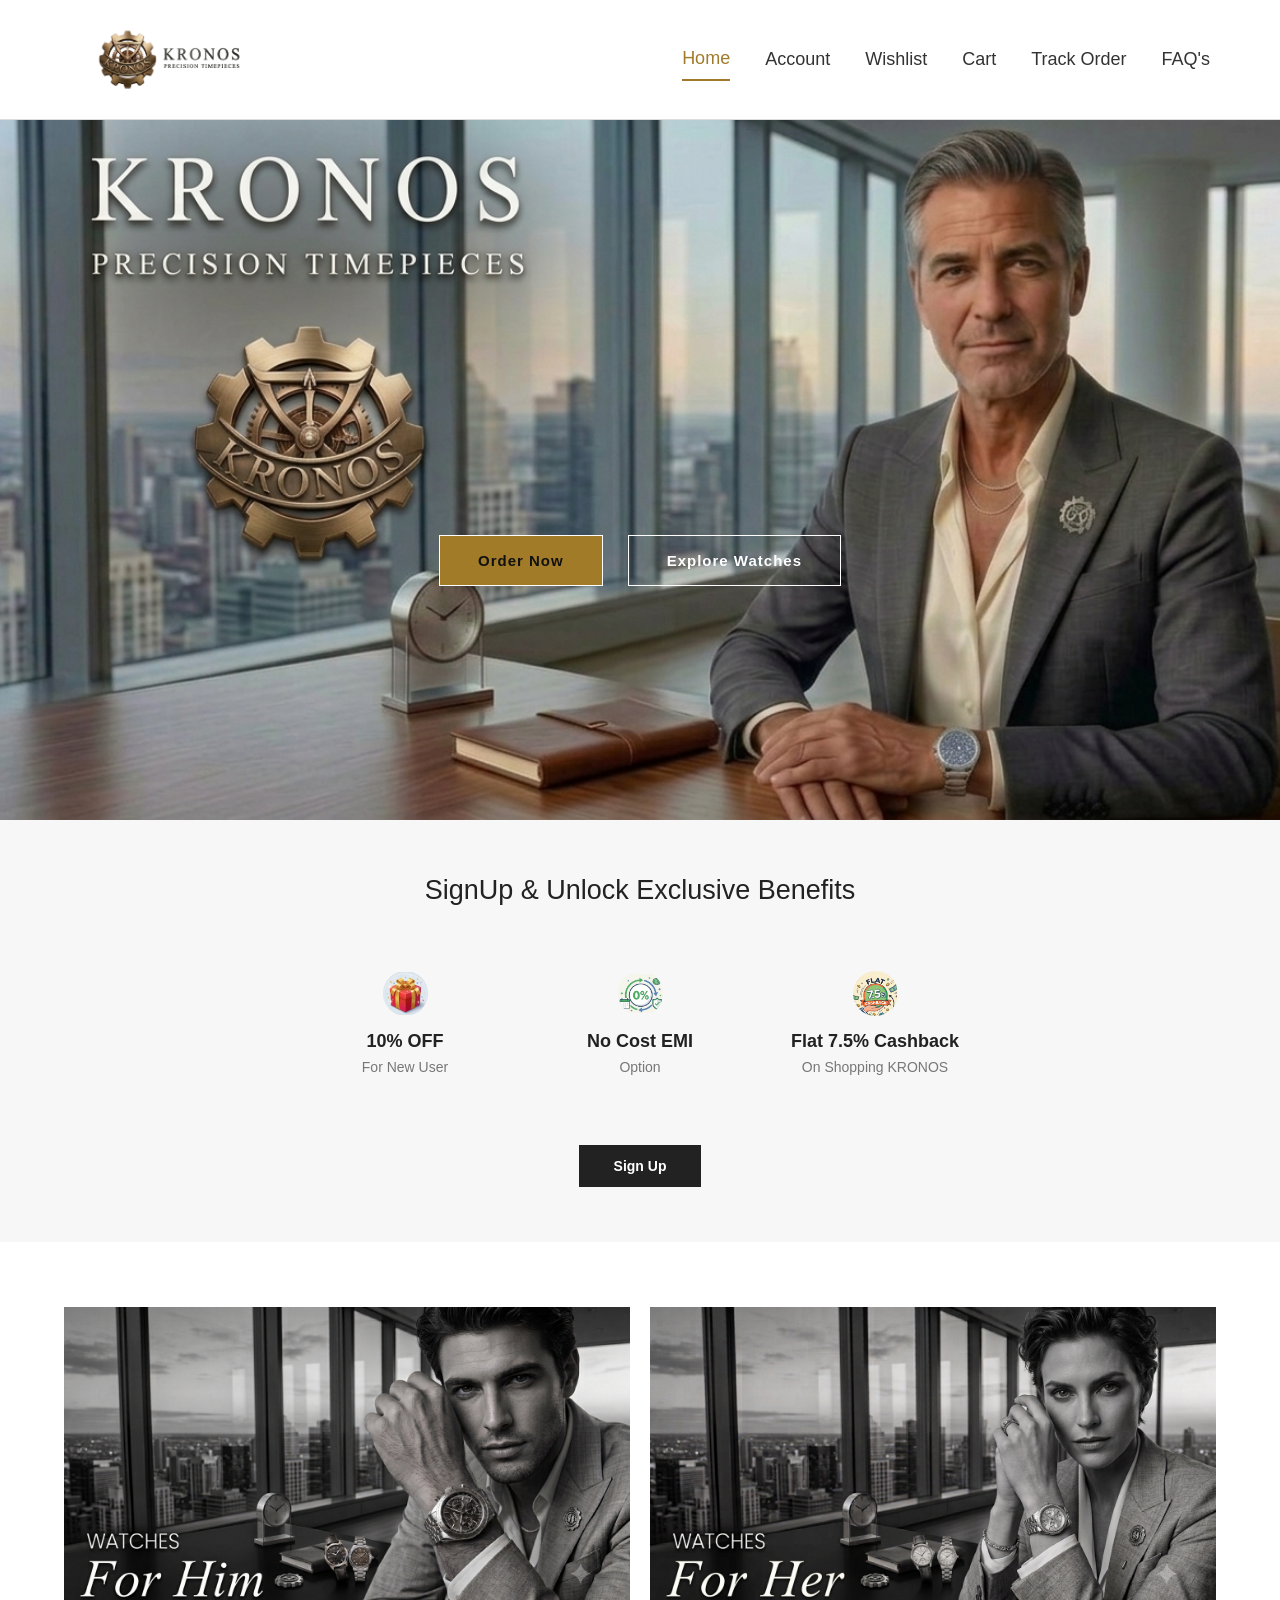
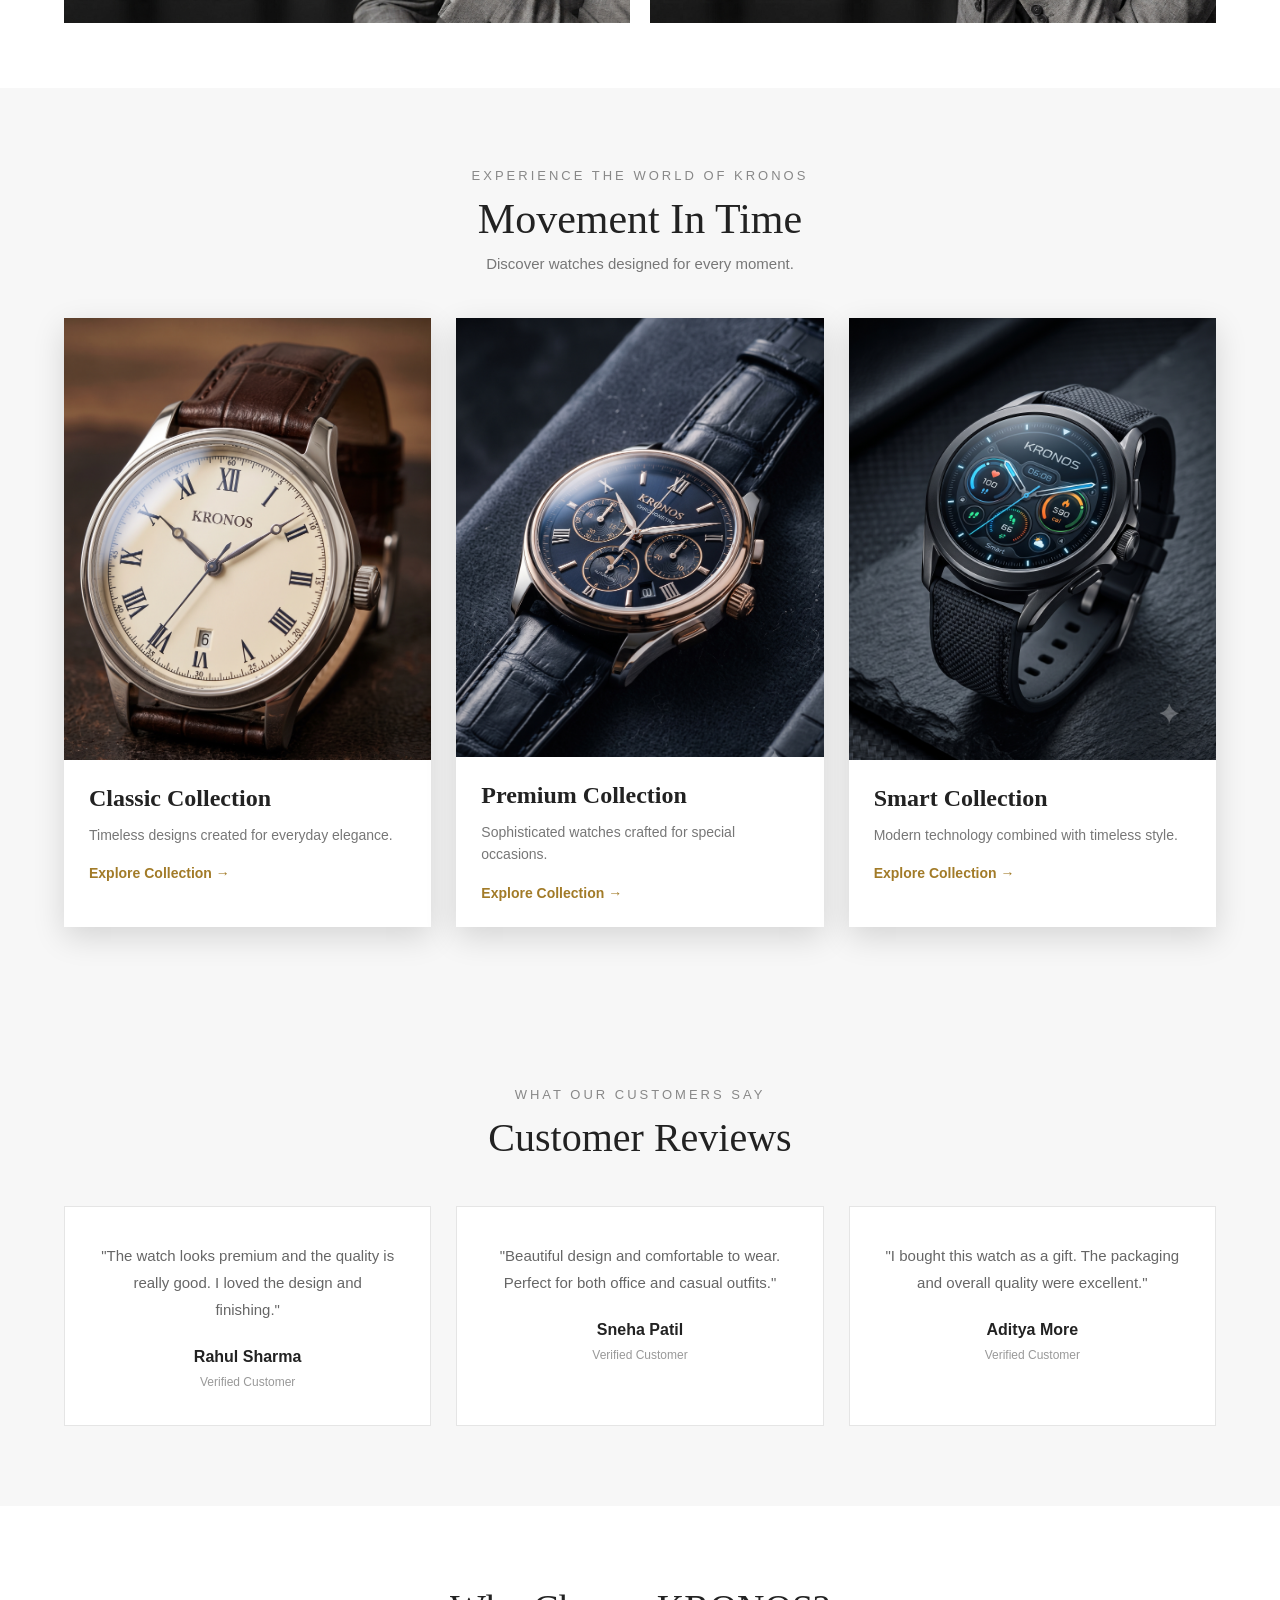
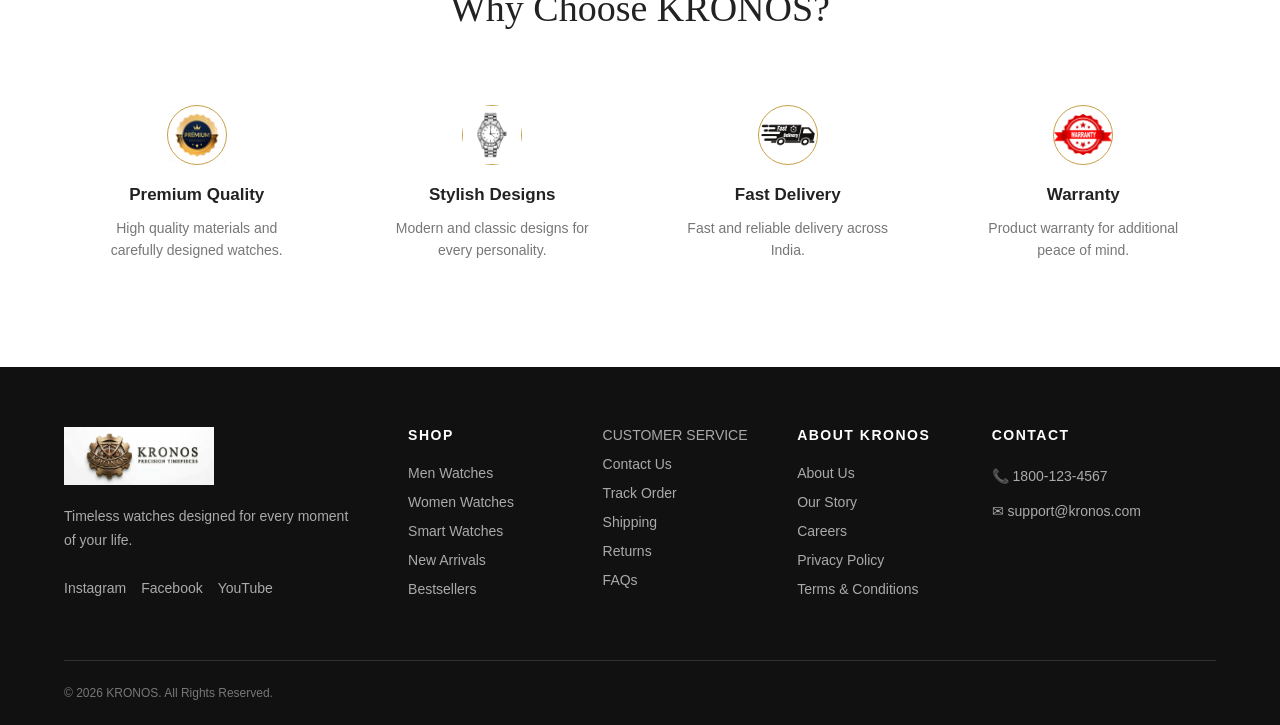
<file: index.html>
<!DOCTYPE html>
<html>

<head>
    <meta charset="UTF-8">
    <meta name="viewport" content="width=device-width, initial-scale=1.0">
    <title>KRONOS</title>
    <link rel="stylesheet" href="css/style.css">
    <link rel="icon" type="image/x-icon" href="images/favicon/favicon.ico">
    <link rel="stylesheet" href="css/responsive.css">
</head>


<body>

    <header>
        <!-- Logo -->
        <img src="images/logo.png" alt="KRONOS logo" class="logo" height="90px" width="220px">

        <!-- Navigation -->
        <nav>
            <a href="index.html" class="active">
                Home
            </a>
            <a href="Login.html">
                Account
            </a>
            <a href="wishlist.html">
                Wishlist
            </a>
            <a href="cart.html">
                Cart
            </a>
            <a href="track.html">
                Track Order
            </a>

            <a href="faq.html">
                FAQ's
            </a>
        </nav>

    </header>

    <main>
        <div class="hero-button">
            <a href="explore.html" class="order-btn">
                Order Now
            </a>
            <a href="explore.html" class="menu-btn">
                Explore Watches
            </a>
        </div>

        <section id="benefit">
            <h3>
                SignUp & Unlock Exclusive Benefits
            </h3><br>

            <!-- Benefit 1 -->
            <article>
                <img src="images/gift.jpg" alt="Gift">

                <h4>
                    10% OFF
                </h4>

                <p>
                    For New User
                </p>

            </article>


            <!-- Benefit 2 -->
            <article>
                <img src="images/emi.jpg" alt="EMI">

                <h4>
                    No Cost EMI
                </h4>

                <p>
                    Option
                </p>

            </article>


            <!-- Benefit 3 -->

            <article>
                <img src="images/cashback.jpg" alt="Cashback">

                <h4>
                    Flat 7.5% Cashback
                </h4>

                <p>
                    On Shopping KRONOS
                </p>
            </article><br>


            <!-- Signup -->

            <div class="signup-btn">
                <button>
                    <a href="signup.html">
                        Sign Up
                    </a>
                </button>
            </div>

        </section>


        <section class="him">
            <a href="men.html">
                <img src="images/him.png" alt="Watches for Him">
            </a>

            <a href="women.html">
                <img src="images/her.png" alt="Watches for Her">
            </a>

        </section>


        <section class="movement">
            <div class="movement-heading">
                <p>
                    EXPERIENCE THE WORLD OF KRONOS
                </p>
                <h2>
                    Movement In Time
                </h2>
                <span>
                    Discover watches designed for every moment.
                </span>

            </div>

            <div class="movement-container">
                <!-- Movement 1 -->
                <article class="movement-card">

                    <img src="images/watches/classic.png" alt="Classic Watch">

                    <div class="movement-content">

                        <h3>
                            Classic Collection
                        </h3>

                        <p>
                            Timeless designs created for
                            everyday elegance.
                        </p>

                        <a href="explore.html">
                            Explore Collection →
                        </a>

                    </div>

                </article>


                <!-- Movement 2 -->

                <article class="movement-card">

                    <img src="images/watches/premium.png" alt="Premium Watch">

                    <div class="movement-content">

                        <h3>
                            Premium Collection
                        </h3>

                        <p>
                            Sophisticated watches crafted
                            for special occasions.
                        </p>

                        <a href="explore.html">
                            Explore Collection →
                        </a>

                    </div>

                </article>


                <!-- Movement 3 -->

                <article class="movement-card">

                    <img src="images/watches/smart.png" alt="Smart Watch">

                    <div class="movement-content">

                        <h3>
                            Smart Collection
                        </h3>

                        <p>
                            Modern technology combined
                            with timeless style.
                        </p>

                        <a href="explore.html">
                            Explore Collection →
                        </a>

                    </div>

                </article>

            </div>

        </section>


        <section class="reviews">

            <div class="section-title">

                <p>
                    WHAT OUR CUSTOMERS SAY
                </p>

                <h2>
                    Customer Reviews
                </h2>

            </div>


            <div class="review-container">


                <!-- Review 1 -->

                <article class="review-card">

                    <p>
                        "The watch looks premium and the
                        quality is really good. I loved the
                        design and finishing."
                    </p>

                    <h3>
                        Rahul Sharma
                    </h3>

                    <span>
                        Verified Customer
                    </span>

                </article>


                <!-- Review 2 -->

                <article class="review-card">

                    <p>
                        "Beautiful design and comfortable
                        to wear. Perfect for both office
                        and casual outfits."
                    </p>

                    <h3>
                        Sneha Patil
                    </h3>

                    <span>
                        Verified Customer
                    </span>

                </article>


                <!-- Review 3 -->

                <article class="review-card">

                    <p>
                        "I bought this watch as a gift.
                        The packaging and overall quality
                        were excellent."
                    </p>

                    <h3>
                        Aditya More
                    </h3>

                    <span>
                        Verified Customer
                    </span>

                </article>

            </div>

        </section>


        <section class="why-kronos">

            <h2>
                Why Choose KRONOS?
            </h2>


            <div class="why-container">


                <article>

                    <div class="why-icon">
                        <img src="images/premium" alt="premium">
                    </div>

                    <h3>
                        Premium Quality
                    </h3>

                    <p>
                        High quality materials and
                        carefully designed watches.
                    </p>

                </article>


                <article>

                    <div class="why-icon">
                        <img src="images/stylishdesign.jpg" alt="stylishdesign">
                    </div>

                    <h3>
                        Stylish Designs
                    </h3>

                    <p>
                        Modern and classic designs
                        for every personality.
                    </p>

                </article>


                <article>

                    <div class="why-icon">
                        <img src="images/fastdelivery.png" alt="fastdelivery">
                    </div>

                    <h3>
                        Fast Delivery
                    </h3>

                    <p>
                        Fast and reliable delivery
                        across India.
                    </p>

                </article>


                <article>

                    <div class="why-icon">
                        <img src="images/warrenty.png" alt="warranty">
                    </div>

                    <h3>
                        Warranty
                    </h3>

                    <p>
                        Product warranty for
                        additional peace of mind.
                    </p>

                </article>

            </div>

        </section>

    </main>

    <!--footer-->

    <footer>


        <div class="footer-container">


            <!-- Column 1 -->

            <div class="footer-column">

                <img src="images/logo2.png" alt="KRONOS Logo" class="footer-logo">

                <p>
                    Timeless watches designed for
                    every moment of your life.
                </p>


                <div class="social">

                    <a href="#">
                        Instagram
                    </a>

                    <a href="#">
                        Facebook
                    </a>

                    <a href="#">
                        YouTube
                    </a>

                </div>

            </div>



            <!-- Column 2 -->

            <div class="footer-column">

                <h3>
                    SHOP
                </h3>

                <a href="men.html">
                    Men Watches
                </a>

                <a href="women.html">
                    Women Watches
                </a>

                <a href="explore.html">
                    Smart Watches
                </a>

                <a href="explore.html">
                    New Arrivals
                </a>

                <a href="explore.html">
                    Bestsellers
                </a>

            </div>



            <!-- Column 3 -->

            <div class="footer-column">

                <a href="faq.html">
                    CUSTOMER SERVICE
                </a>

                <a href="faq.html">
                    Contact Us
                </a>

                <a href="track.html">
                    Track Order
                </a>

                <a href="track.html">
                    Shipping
                </a>

                <a href="track.html">
                    Returns
                </a>

                <a href="faq.html">
                    FAQs
                </a>

            </div>



            <!-- Column 4 -->

            <div class="footer-column">

                <h3>
                    ABOUT KRONOS
                </h3>

                <a href="#">
                    About Us
                </a>

                <a href="#">
                    Our Story
                </a>

                <a href="#">
                    Careers
                </a>

                <a href="#">
                    Privacy Policy
                </a>

                <a href="#">
                    Terms & Conditions
                </a>

            </div>



            <!-- Column 5 -->

            <div class="footer-column">

                <h3>
                    CONTACT
                </h3>

                <p>
                    📞 1800-123-4567
                </p>

                <p>
                    ✉ support@kronos.com
                </p>

            </div>

        </div>



        <!-- Footer Bottom -->

        <div class="footer-bottom">

            <p>
                © 2026 KRONOS. All Rights Reserved.
            </p>

        </div>

    </footer>

</body>

</html>
</file>
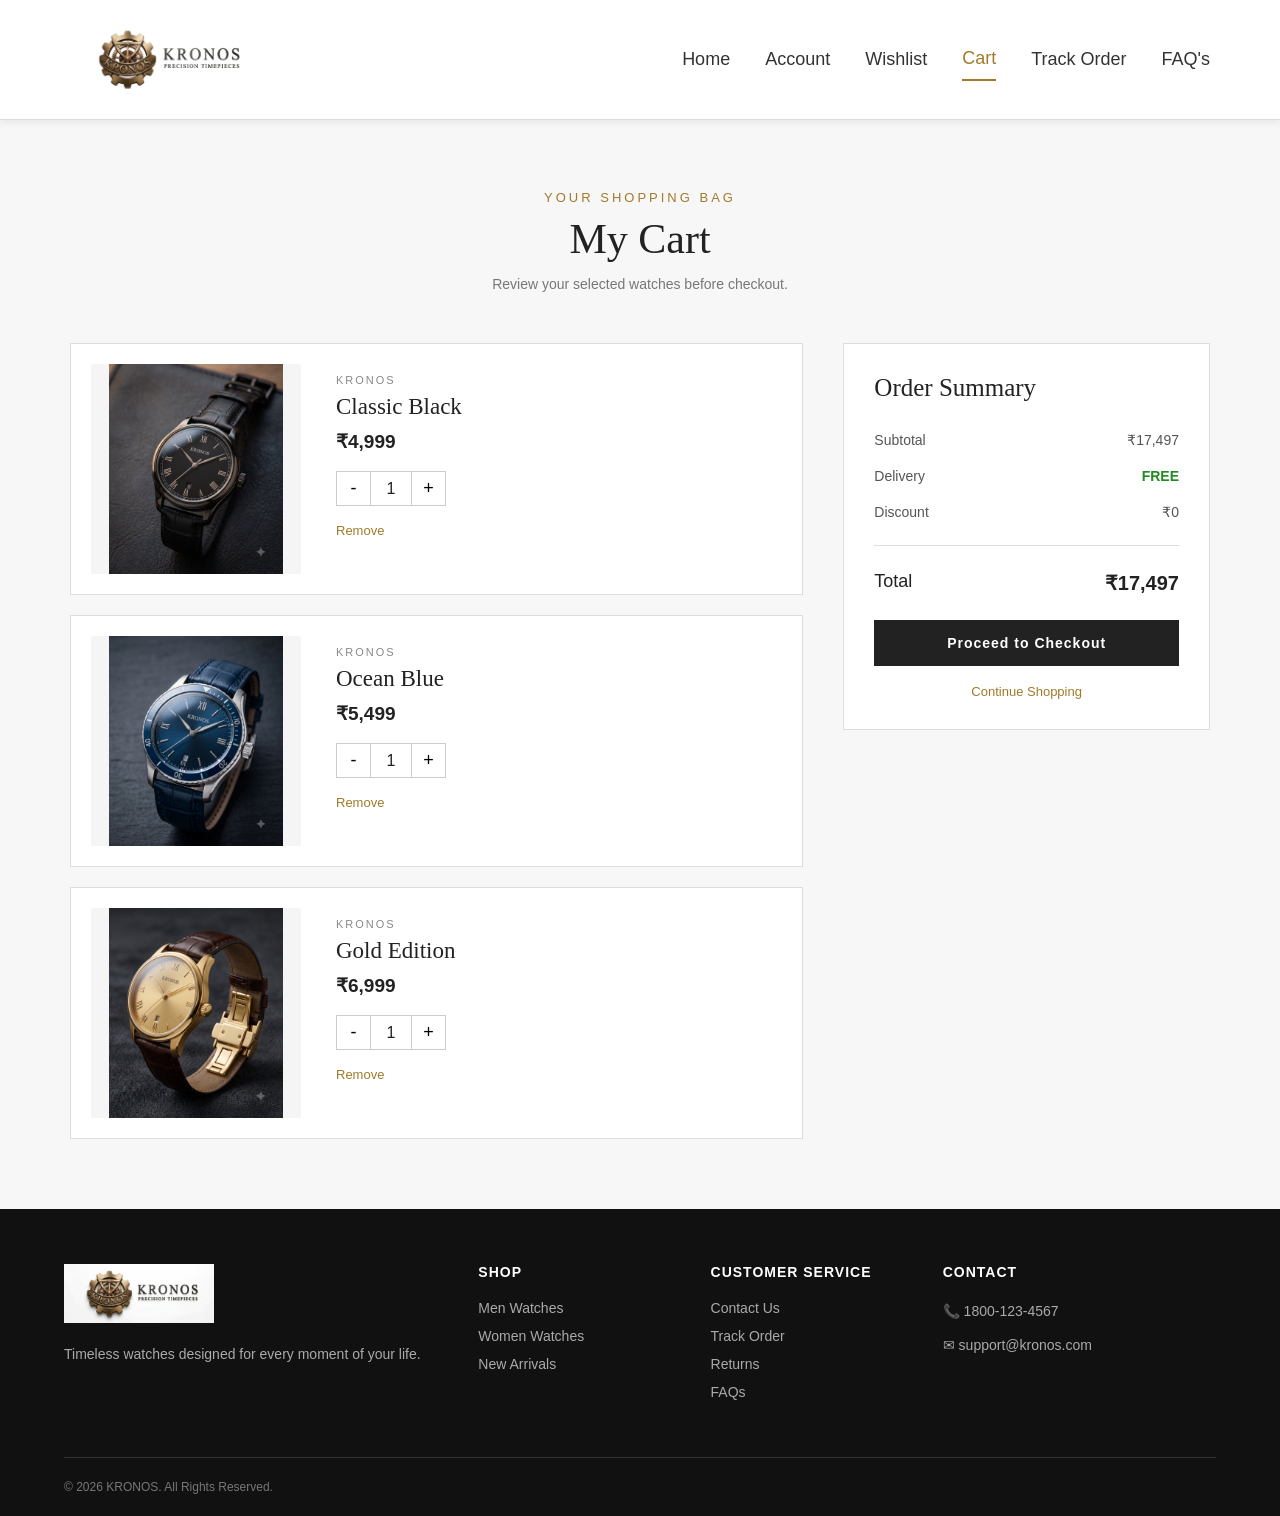
<file: cart.html>
<!DOCTYPE html>
<html>

<head>
    <meta charset="UTF-8">
    <meta name="viewport" content="width=device-width, initial-scale=1.0">
    <title>KRONOS - Cart</title>
    <link rel="stylesheet" href="css/cart.css">
    <link rel="icon" type="image/x-icon" href="images/favicon/favicon.ico">
    <link rel="stylesheet" href="css/responsive.css">
</head>


<body>
    <!--header-->
    <header>

        <img src="images/logo.png" alt="KRONOS Logo" class="logo">

        <nav>
            <a href="index.html">
                Home
            </a>

            <a href="Login.html">
                Account
            </a>

            <a href="wishlist.html">
                Wishlist
            </a>

            <a href="cart.html" class="active">
                Cart
            </a>

            <a href="track.html">
                Track Order
            </a>

            <a href="faq.html">
                FAQ's
            </a>
        </nav>

    </header>



    <!--cart-->

    <main>

        <section class="cart">

            <div class="cart-heading">

                <p>
                    YOUR SHOPPING BAG
                </p>

                <h1>
                    My Cart
                </h1>

                <span>
                    Review your selected watches before checkout.
                </span>

            </div>



            <div class="cart-layout">


                <!--cart items-->

                <div class="cart-items">


                    <!-- Watch 1 -->

                    <div class="cart-card">

                        <img src="images/watches/classicblack.png" alt="Classic Black Watch">

                        <div class="cart-details">

                            <p>
                                KRONOS
                            </p>

                            <h2>
                                Classic Black
                            </h2>

                            <h3>
                                ₹4,999
                            </h3>


                            <div class="quantity">

                                <button>
                                    -
                                </button>

                                <span>
                                    1
                                </span>

                                <button>
                                    +
                                </button>

                            </div>


                            <button class="remove-btn">
                                Remove
                            </button>

                        </div>

                    </div>



                    <!-- Watch 2 -->

                    <div class="cart-card">

                        <img src="images/watches/oceanblue.png" alt="Ocean Blue Watch">

                        <div class="cart-details">

                            <p>
                                KRONOS
                            </p>

                            <h2>
                                Ocean Blue
                            </h2>

                            <h3>
                                ₹5,499
                            </h3>


                            <div class="quantity">

                                <button>
                                    -
                                </button>

                                <span>
                                    1
                                </span>

                                <button>
                                    +
                                </button>

                            </div>


                            <button class="remove-btn">
                                Remove
                            </button>

                        </div>

                    </div>



                    <!-- Watch 3 -->

                    <div class="cart-card">

                        <img src="images/watches/goldedition.png" alt="Gold Edition Watch">

                        <div class="cart-details">

                            <p>
                                KRONOS
                            </p>

                            <h2>
                                Gold Edition
                            </h2>

                            <h3>
                                ₹6,999
                            </h3>


                            <div class="quantity">

                                <button>
                                    -
                                </button>

                                <span>
                                    1
                                </span>

                                <button>
                                    +
                                </button>

                            </div>


                            <button class="remove-btn">
                                Remove
                            </button>

                        </div>

                    </div>

                </div>



                <!--order summary-->

                <div class="order-summary">

                    <h2>
                        Order Summary
                    </h2>


                    <div class="summary-row">

                        <span>
                            Subtotal
                        </span>

                        <span>
                            ₹17,497
                        </span>

                    </div>


                    <div class="summary-row">

                        <span>
                            Delivery
                        </span>

                        <span class="free">
                            FREE
                        </span>

                    </div>


                    <div class="summary-row">

                        <span>
                            Discount
                        </span>

                        <span>
                            ₹0
                        </span>

                    </div>


                    <hr>


                    <div class="total">

                        <span>
                            Total
                        </span>

                        <strong>
                            ₹17,497
                        </strong>

                    </div>


                    <a href="checkout.html" class="checkout-btn">
                        Proceed to Checkout
                    </a>
                    


                    <a
                        href="explore.html"
                        class="continue-btn"
                    >
                        Continue Shopping
                    </a>

                </div>

            </div>

        </section>

    </main>



    <!--footer-->

    <footer>

        <div class="footer-container">

            <div class="footer-column">

                <img src="images/logo2.png" alt="KRONOS" class="footer-logo">

                <p>
                    Timeless watches designed for
                    every moment of your life.
                </p>

            </div>


            <div class="footer-column">

                <h3>
                    SHOP
                </h3>

                <a href="men.html">
                    Men Watches
                </a>

                <a href="women.html">
                    Women Watches
                </a>

                <a href="explore.html">
                    New Arrivals
                </a>

            </div>


            <div class="footer-column">

                <h3>
                    CUSTOMER SERVICE
                </h3>

                <a href="#">
                    Contact Us
                </a>

                <a href="track.html">
                    Track Order
                </a>

                <a href="#">
                    Returns
                </a>

                <a href="faq.html">
                    FAQs
                </a>

            </div>


            <div class="footer-column">

                <h3>
                    CONTACT
                </h3>

                <p>
                    📞 1800-123-4567
                </p>

                <p>
                    ✉ support@kronos.com
                </p>

            </div>

        </div>


        <div class="footer-bottom">

            <p>
                © 2026 KRONOS. All Rights Reserved.
            </p>

        </div>

    </footer>

</body>

</html>
</file>
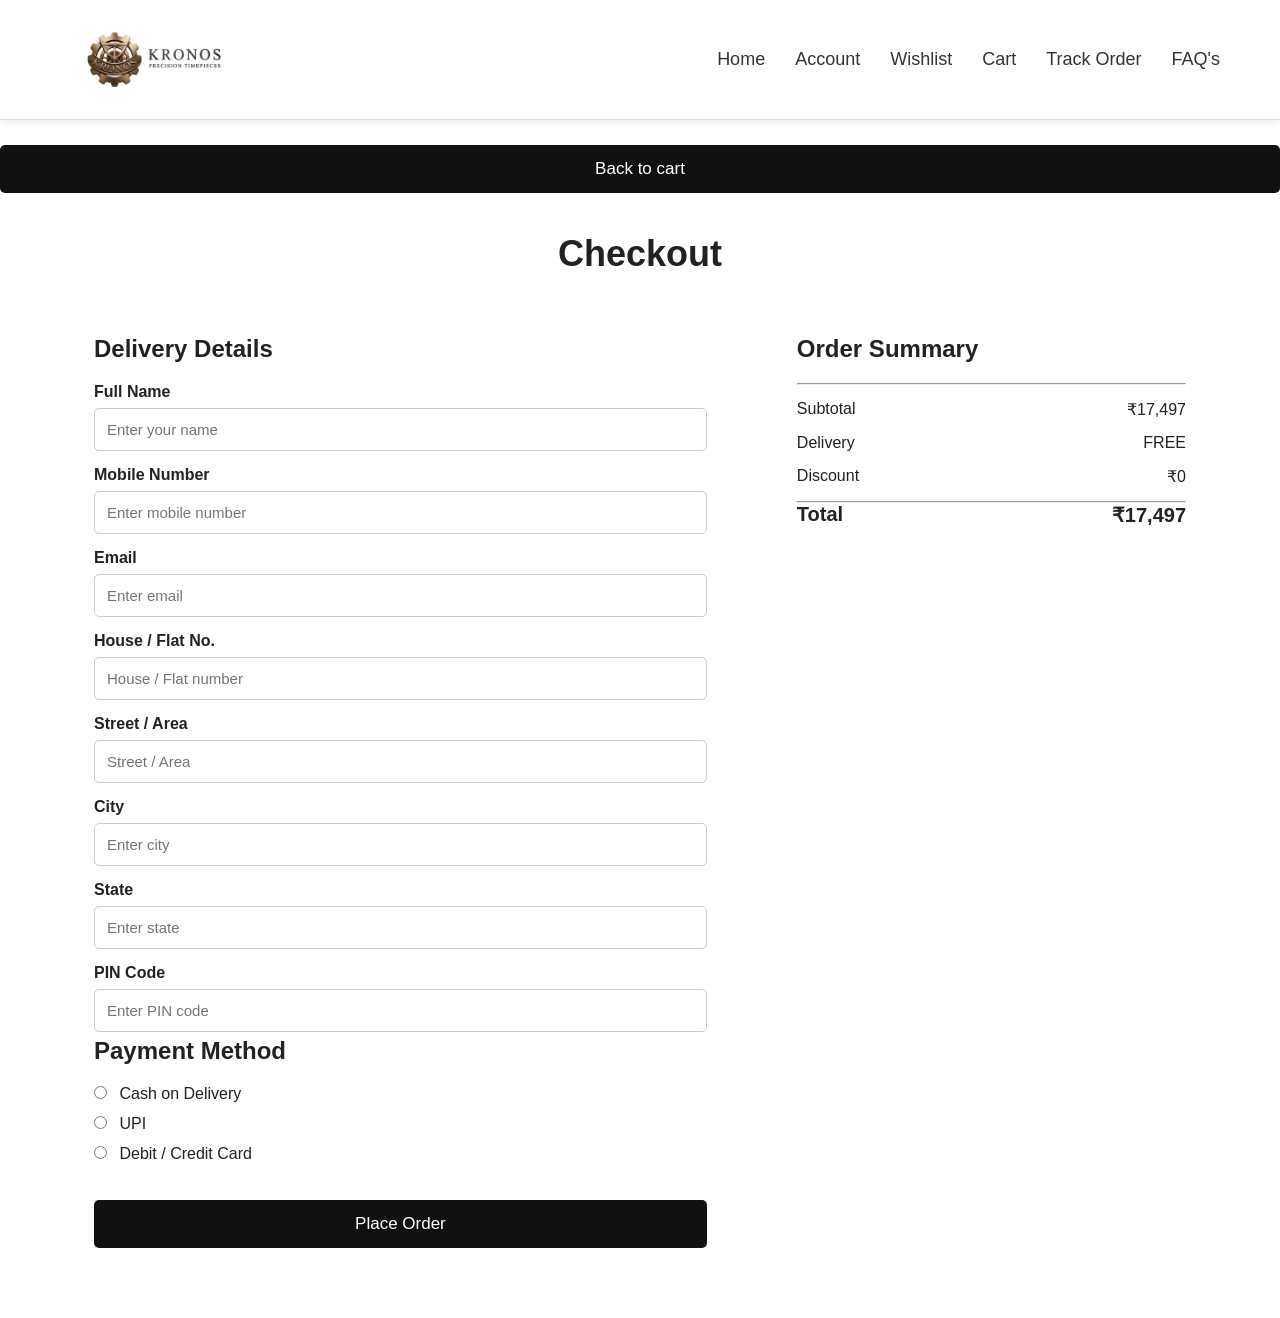
<file: checkout.html>
<!DOCTYPE html>
<html>

<head>
    <meta charset="UTF-8">
    <meta name="viewport" content="width=device-width, initial-scale=1.0">
    <title>KRONOS - Checkout</title>
    <link rel="stylesheet" href="css/checkout.css">
    <link rel="icon" type="image/x-icon" href="images/favicon/favicon.ico">
    <link rel="stylesheet" href="css/responsive.css">
</head>


<body>

    <header>
        <!-- Logo -->
        <img src="images/logo.png" alt="KRONOS logo" class="logo" height="90px" width="220px">

        <!-- Navigation -->
        <nav>
            <a href="index.html">
                Home
            </a>
            <a href="Login.html">
                Account
            </a>
            <a href="wishlist.html">
                Wishlist
            </a>
            <a href="cart.html">
                Cart
            </a>
            <a href="track.html">
                Track Order
            </a>

            <a href="faq.html">
                FAQ's
            </a>
        </nav>

    </header>

    <button>
        <a href="cart.html">Back to cart</a>
    </button>


    <!-- Checkout -->
    <main class="checkout-container">

        <h1>Checkout</h1>

        <div class="checkout">

            <!-- Customer Details -->
            <div class="customer-details">

                <h2>Delivery Details</h2>

                <form id="checkoutForm">

                    <label>Full Name</label>
                    <input type="text" id="name" placeholder="Enter your name">

                    <small id="nameError"></small>


                    <label>Mobile Number</label>
                    <input type="text" id="mobile" placeholder="Enter mobile number">

                    <small id="mobileError"></small>


                    <label>Email</label>
                    <input type="email" id="email" placeholder="Enter email">

                    <small id="emailError"></small>


                    <label>House / Flat No.</label>
                    <input type="text" id="house" placeholder="House / Flat number">

                    <small id="houseError"></small>


                    <label>Street / Area</label>
                    <input type="text" id="area" placeholder="Street / Area">

                    <small id="areaError"></small>


                    <label>City</label>
                    <input type="text" id="city" placeholder="Enter city">

                    <small id="cityError"></small>


                    <label>State</label>
                    <input type="text" id="state" placeholder="Enter state">

                    <small id="stateError"></small>


                    <label>PIN Code</label>
                    <input type="text" id="pincode" placeholder="Enter PIN code">

                    <small id="pincodeError"></small>


                    <h2>Payment Method</h2>

                    <div class="payment">

                        <label>
                            <input type="radio" name="payment" value="COD">
                            Cash on Delivery
                        </label>

                        <label>
                            <input type="radio" name="payment" value="UPI">
                            UPI
                        </label>

                        <label>
                            <input type="radio" name="payment" value="Card">
                            Debit / Credit Card
                        </label>

                    </div>

                    <small id="paymentError"></small>


                    <button type="submit">
                        Place Order
                    </button>

                </form>

            </div>


            <!-- Order Summary -->
            <div class="order-summary">

                <h2>Order Summary</h2>

                <div id="orderItems"></div>

                <hr>

                <div class="summary-row">
                    <span>Subtotal</span>
                    <span id="subtotal">₹17,497</span>
                </div>

                <div class="summary-row">
                    <span>Delivery</span>
                    <span>FREE</span>
                </div>

                <div class="summary-row">
                    <span>Discount</span>
                    <span>₹0</span>
                </div>

                <hr>

                <div class="total">
                    <span>Total</span>
                    <span id="total">₹17,497</span>
                </div>

            </div>

        </div>

    </main>


    <script src="js/proceed.js"></script>

</body>
</html>
</file>
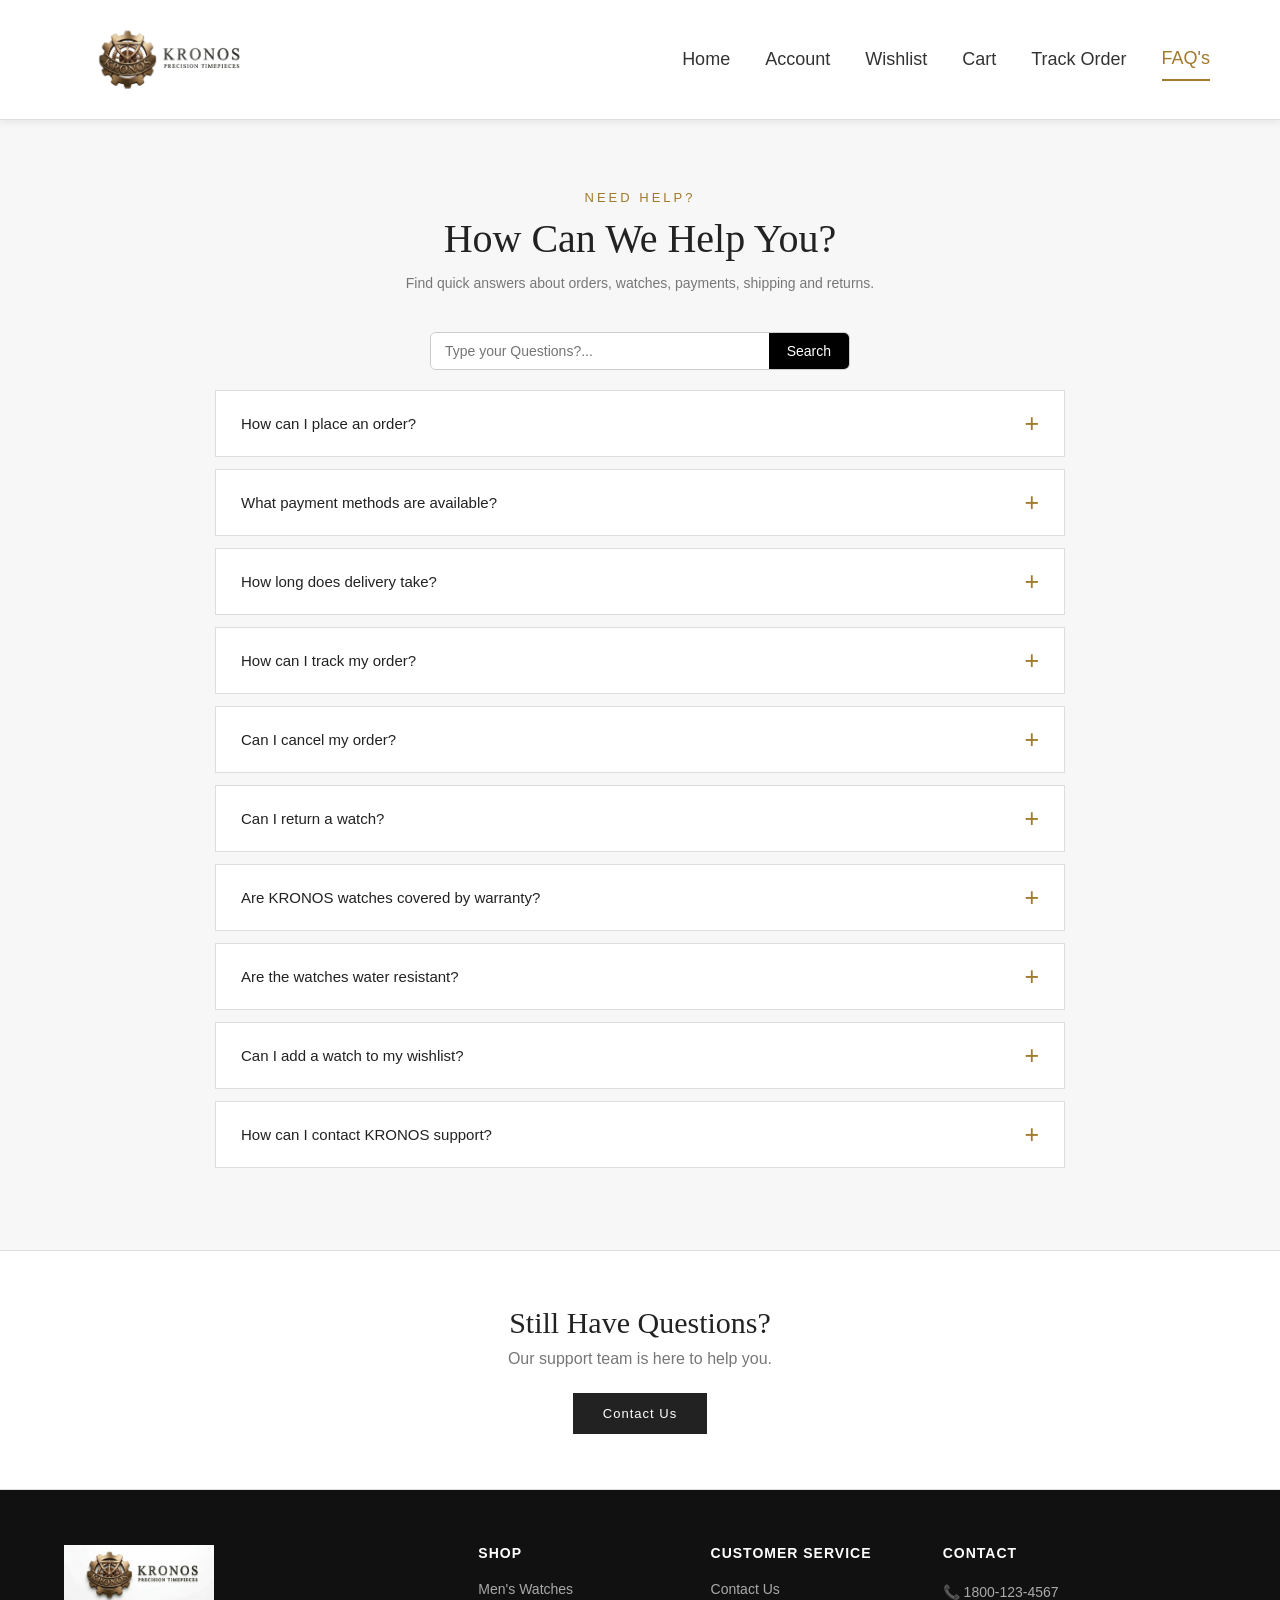
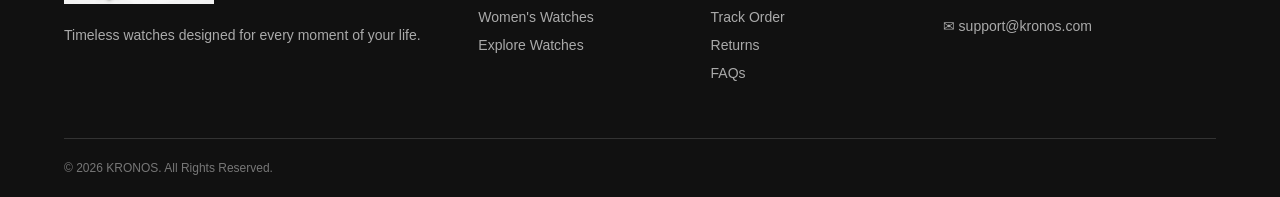
<file: faq.html>
<!DOCTYPE html>
<html>

<head>

    <meta charset="UTF-8">
    <meta name="viewport" content="width=device-width, initial-scale=1.0">
    <title>KRONOS - FAQ</title>
    <link rel="stylesheet" href="css/faq.css">
    <link rel="icon" type="image/x-icon" href="images/favicon/favicon.ico">
    <link rel="stylesheet" href="css/responsive.css">
</head>


<body>


    <!--header-->

    <header>

        <img
            src="images/logo.png" alt="KRONOS Logo" class="logo">

        <nav>

            <a href="index.html">
                Home
            </a>

            <a href="Login.html">
                Account
            </a>

            <a href="wishlist.html">
                Wishlist
            </a>

            <a href="cart.html">
                Cart
            </a>

            <a href="track.html">
                Track Order
            </a>

            <a href="faq.html" class="active">
                FAQ's
            </a>
        </nav>

    </header>



    <!--FAQ section-->

    <main>

        <section class="faq-section">


            <div class="faq-heading">

                <p>
                    NEED HELP?
                </p>

                <h2>
                    How Can We Help You?
                </h2>

                <span>
                    Find quick answers about orders, watches,
                    payments, shipping and returns.
                </span>

            </div>



            <!--search-->

            <div class="search-box">
                    <input type="text" id="searchBox" placeholder="Type your Questions?..." />
                    <button type="button" class="search-btn">Search</button>
                </div>



            <!--FAQ's-->

            <div class="faq-container" id="faqContainer">

                <!-- FAQ 1 -->

                <div class="faq-item">

                    <button class="faq-question" onclick="toggleFAQ(this)">

                        <span>
                            How can I place an order?
                        </span>

                        <b>
                            +
                        </b>

                    </button>


                    <div class="faq-answer">

                        <p>
                            Select the watch you like, click
                            "Add To Cart", go to the Cart page
                            and complete the checkout process.
                        </p>

                    </div>

                </div>



                <!-- FAQ 2 -->

                <div class="faq-item">

                    <button class="faq-question" onclick="toggleFAQ(this)">

                        <span>
                            What payment methods are available?
                        </span>

                        <b>
                            +
                        </b>

                    </button>


                    <div class="faq-answer">

                        <p>
                            KRONOS supports common payment
                            methods such as credit cards,
                            debit cards, UPI and net banking.
                        </p>

                    </div>

                </div>



                <!-- FAQ 3 -->

                <div class="faq-item">

                    <button class="faq-question" onclick="toggleFAQ(this)">

                        <span>
                            How long does delivery take?
                        </span>

                        <b>
                            +
                        </b>

                    </button>


                    <div class="faq-answer">

                        <p>
                            Orders are generally delivered
                            within 3 to 7 working days,
                            depending on the delivery location.
                        </p>

                    </div>

                </div>



                <!-- FAQ 4 -->

                <div class="faq-item">

                    <button class="faq-question" onclick="toggleFAQ(this)">

                        <span>
                            How can I track my order?
                        </span>

                        <b>
                            +
                        </b>

                    </button>


                    <div class="faq-answer">

                        <p>
                            You can track your order using
                            the "Track Order" option in the
                            navigation menu.
                        </p>

                    </div>

                </div>



                <!-- FAQ 5 -->

                <div class="faq-item">

                    <button class="faq-question" onclick="toggleFAQ(this)">

                        <span>
                            Can I cancel my order?
                        </span>

                        <b>
                            +
                        </b>

                    </button>


                    <div class="faq-answer">

                        <p>
                            Yes. You can request cancellation
                            before your order has been shipped.
                        </p>

                    </div>

                </div>



                <!-- FAQ 6 -->

                <div class="faq-item">

                    <button class="faq-question" onclick="toggleFAQ(this)">

                        <span>
                            Can I return a watch?
                        </span>

                        <b>
                            +
                        </b>

                    </button>


                    <div class="faq-answer">

                        <p>
                            Yes. If the watch meets the return
                            conditions, you can request a return
                            within the applicable return period.
                        </p>

                    </div>

                </div>



                <!-- FAQ 7 -->

                <div class="faq-item">

                    <button class="faq-question" onclick="toggleFAQ(this)">

                        <span>
                            Are KRONOS watches covered by warranty?
                        </span>

                        <b>
                            +
                        </b>

                    </button>


                    <div class="faq-answer">

                        <p>
                            Warranty coverage depends on the
                            particular watch model. Please check
                            the warranty information provided
                            with your watch.
                        </p>

                    </div>

                </div>



                <!-- FAQ 8 -->

                <div class="faq-item">

                    <button class="faq-question" onclick="toggleFAQ(this)">

                        <span>
                            Are the watches water resistant?
                        </span>

                        <b>
                            +
                        </b>

                    </button>


                    <div class="faq-answer">

                        <p>
                            Water resistance varies by model.
                            Please check the specifications of
                            the particular watch before use.
                        </p>

                    </div>

                </div>



                <!-- FAQ 9 -->

                <div class="faq-item">

                    <button class="faq-question" onclick="toggleFAQ(this)">

                        <span>
                            Can I add a watch to my wishlist?
                        </span>

                        <b>
                            +
                        </b>

                    </button>


                    <div class="faq-answer">

                        <p>
                            Yes. Click the heart icon on a watch
                            to add it to your wishlist.
                        </p>

                    </div>

                </div>



                <!-- FAQ 10 -->

                <div class="faq-item">

                    <button class="faq-question" onclick="toggleFAQ(this)">

                        <span>
                            How can I contact KRONOS support?
                        </span>

                        <b>
                            +
                        </b>

                    </button>


                    <div class="faq-answer">

                        <p>
                            You can contact our support team
                            through the Contact Us section or
                            email us at support@kronos.com.
                        </p>

                    </div>

                </div>


            </div>


        </section>



        <!--contact-->

        <section class="faq-contact">

            <h2>
                Still Have Questions?
            </h2>

            <p>
                Our support team is here to help you.
            </p>

            <a href="#">
                Contact Us
            </a>

        </section>

    </main>



    <!--footer-->

    <footer>

        <div class="footer-container">


            <div class="footer-column">

                <img src="images/logo2.png"  alt="KRONOS" class="footer-logo">

                <p>
                    Timeless watches designed for
                    every moment of your life.
                </p>

            </div>


            <div class="footer-column">

                <h3>
                    SHOP
                </h3>

                <a href="men.html">
                    Men's Watches
                </a>

                <a href="women.html">
                    Women's Watches
                </a>

                <a href="explore.html">
                    Explore Watches
                </a>

            </div>


            <div class="footer-column">

                <h3>
                    CUSTOMER SERVICE
                </h3>

                <a href="#">
                    Contact Us
                </a>

                <a href="track.html">
                    Track Order
                </a>

                <a href="#">
                    Returns
                </a>

                <a href="faq.html">
                    FAQs
                </a>

            </div>


            <div class="footer-column">

                <h3>
                    CONTACT
                </h3>

                <p>
                    📞 1800-123-4567
                </p>

                <p>
                    ✉ support@kronos.com
                </p>

            </div>

        </div>


        <div class="footer-bottom">

            <p>
                © 2026 KRONOS. All Rights Reserved.
            </p>

        </div>

    </footer>

<!--Js-->
    <script>
       function toggleFAQ(button) {
        const faqItem = button.closest(".faq-item");
        const icon = button.querySelector("b");
        const isOpen = faqItem.classList.contains("active");

        // Close all open FAQs (Accordion mode)
        document.querySelectorAll(".faq-item").forEach((item) => {
            item.classList.remove("active");
            const itemIcon = item.querySelector(".faq-question b");
            if (itemIcon) itemIcon.textContent = "+";
        });

        // If it wasn't open, open it and change icon to minus
        if (!isOpen) {
            faqItem.classList.add("active");
            if (icon) icon.textContent = "−";
        }

    }
 
    </script>

</body>

</html>
</file>
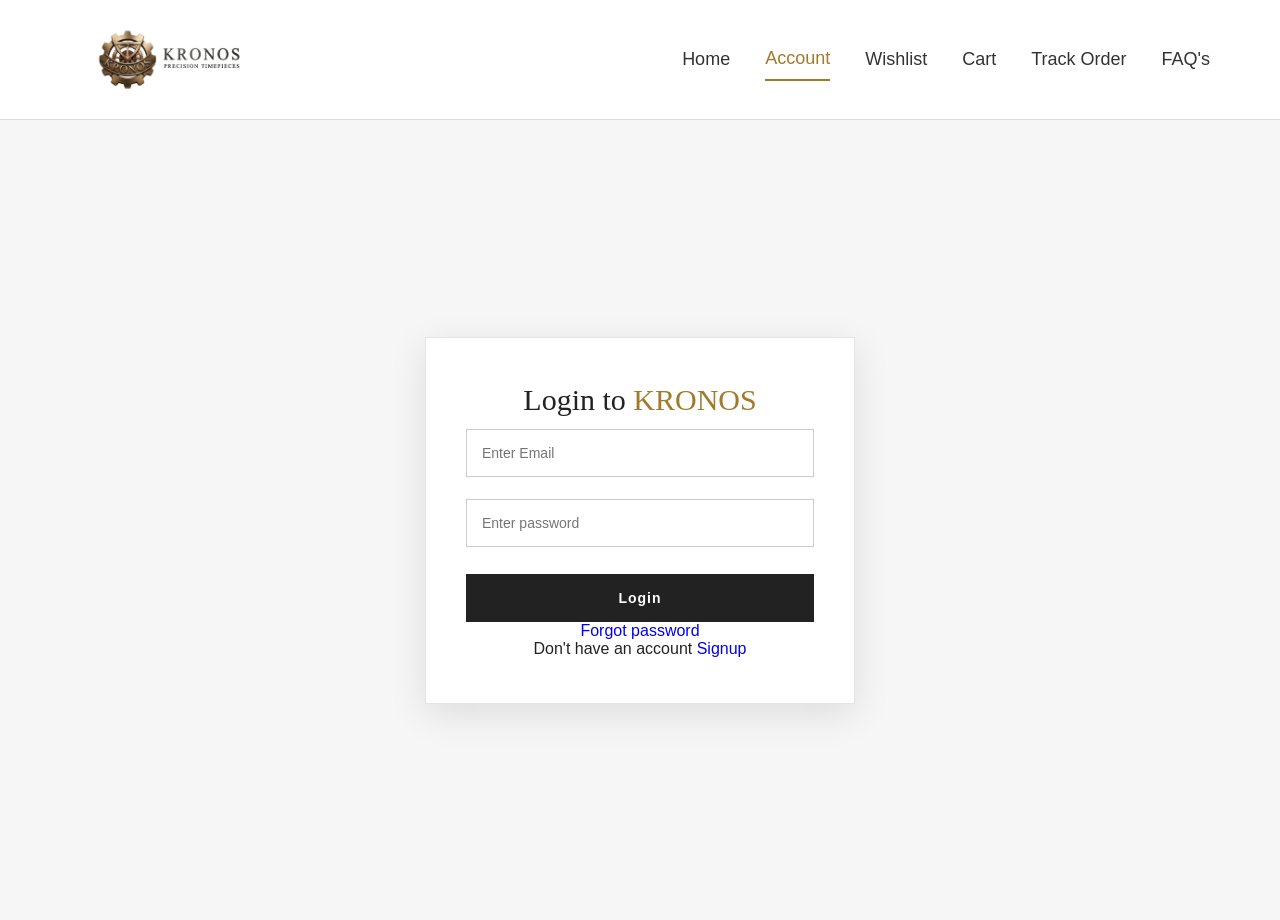
<file: Login.html>
<!DOCTYPE html>
<html>

<head>

    <meta charset="UTF-8">
    <meta name="viewport" content="width=device-width, initial-scale=1.0">
    <title>KRONOS - Login</title>
    <link rel="stylesheet" href="css/login.css">
    <link rel="icon" type="image/x-icon" href="images/favicon/favicon.ico">
    <link rel="stylesheet" href="css/responsive.css">

</head>


<body>


    <!--Header-->

    <header>

        <!-- Logo -->

        <img
            src="images/logo.png" alt="KRONOS Logo" class="logo" height="90px" width="220px">

        <!-- Navigation -->

        <nav>

            <a href="index.html">
                Home
            </a>

            <a href="Login.html" class="active">
                Account
            </a>

            <a href="wishlist.html">
                Wishlist
            </a>

            <a href="cart.html">
                Cart
            </a>

            <a href="track.html">
                Track Order
            </a>

            <a href="faq.html">
                FAQ's
            </a>
        </nav>

    </header>

    <!--Start authentication section-->
    <section class="auth-container">
        <div class="auth-box">
            <h2>Login to <span>KRONOS</span></h2>

            <form id="Login">
                <div>
                    <input type="email" placeholder="Enter Email" id="email" >
                    <small></small>
                </div>

                <div>
                    <input type="password" placeholder="Enter password" id="password">
                    <small></small>
                </div>

                <button type="submit">Login</button>
            </form>

            <p><a href="signup.html">Forgot password</a></p>
            <p>Don't have an account <a href="signup.html">Signup</a></p>
        </div>
    </section>

    <!--End authentication section-->


    <script src="js/login.js"></script>

</body>

</html>
</file>
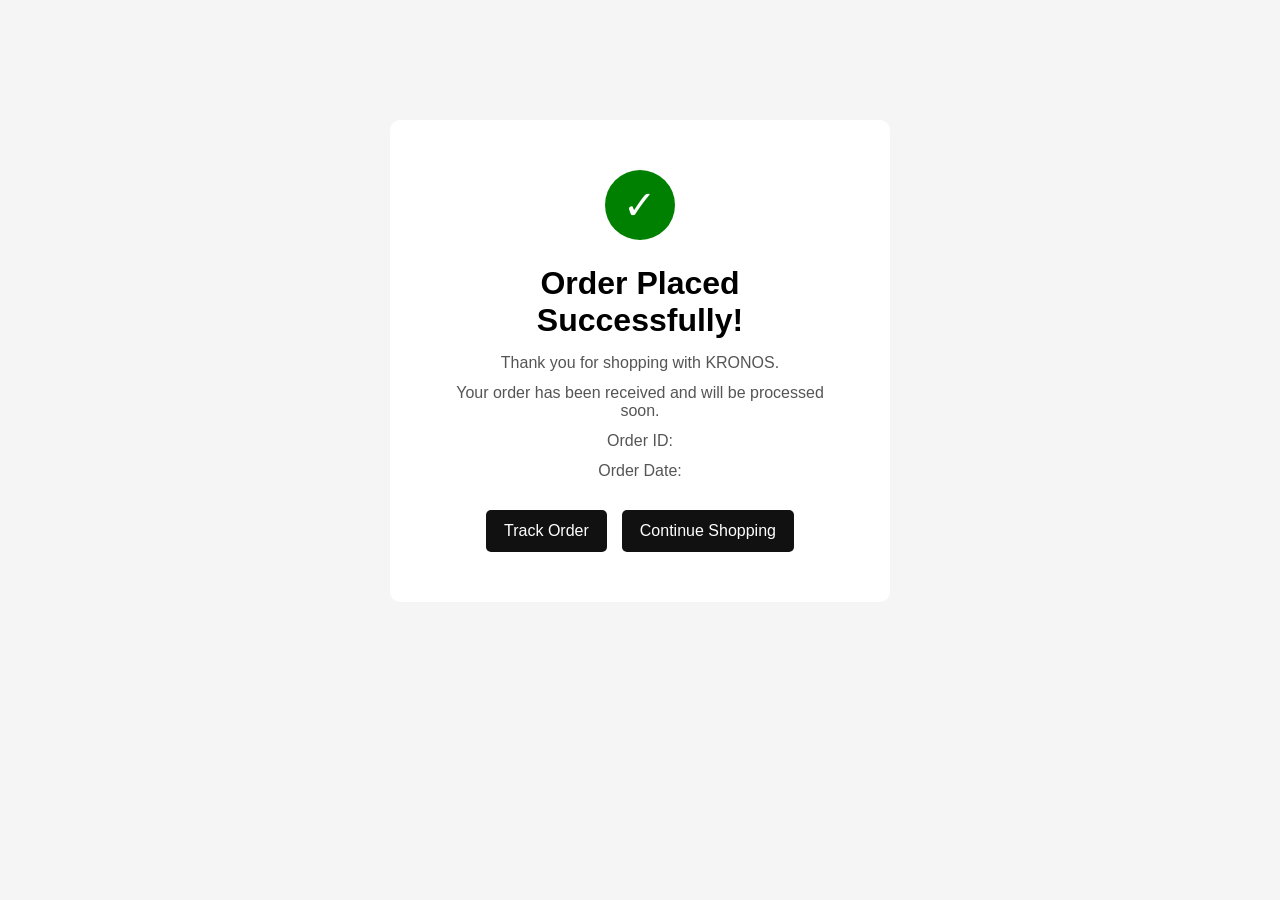
<file: order-success.html>
<!DOCTYPE html>
<html lang="en">

<head>

    <meta charset="UTF-8">
    <meta name="viewport" content="width=device-width,initial-scale=1.0">
    <title>KRONOS - Order Successful</title>
    <link rel="stylesheet" href="css/order-success.css">
    <link rel="stylesheet" href="css/responsive.css">
    <link rel="icon" type="image/x-icon" href="images/favicon/favicon.ico">
</head>


<body>

    <div class="success-container">

        <div class="success-icon">
            ✓
        </div>

        <h1>Order Placed Successfully!</h1>

        <p>Thank you for shopping with KRONOS.</p>


        <p>
            Your order has been received and will be processed soon.
        </p>


        <div class="order-details">
             <p>Order ID: <strong id="orderID"></strong></p>
              <p>Order Date: <strong id="orderDate"></strong></p> 
        </div>


        <div class="buttons">

            <a href="track.html">
                Track Order
            </a>

            <a href="explore.html">
                Continue Shopping
            </a>

        </div>

    </div>

    <script src="js/success.js"></script>
</body>

</html>
</file>
<file: css/style.css>
* {
    margin: 0;
    padding: 0;
    box-sizing: border-box;
}

body {
    font-family: Arial, Helvetica, sans-serif;
    color: #222;
    background: #fff;
}

a {
    text-decoration: none;
    color: inherit;
}

img {
    max-width: 100%;
    display: block;
}

button {
    font-family: inherit;
    cursor: pointer;
}


/* Header */

header {
    height: 120px;
    display: flex;
    align-items: center;
    justify-content: space-between;
    padding: 0 70px;
    background-color: white;
    border-bottom: 1px solid #ddd;
    box-shadow: 0 2px 8px rgba(0, 0, 0, 0.08);
}


/* Logo */

.logo {
    width: 190px;
    height: auto;
    object-fit: contain;
}


/* Navigation */

nav {
    display: flex;
    align-items: center;
    gap: 35px;
}

nav a {
    color: #333;
   font-size: 18px;
    font-weight: 300px;
    padding: 10px 0;
    transition: 0.3s;
}

nav a:hover {
    color: #a17a2b;
}


/* Active navigation */

nav a.active {
    color: #a17a2b;
    border-bottom: 2px solid #a17a2b;
}


.hero-button {
    height: 700px;
    width: 100%;
    display: flex;
    align-items: center;
    justify-content: center;
    gap: 25px;
    position: relative;
    background-image:
        url("../images/banner.png");
    background-size: cover;
    background-position: center;
    background-repeat: no-repeat;
}

/* Buttons */

.order-btn,
.menu-btn {
    position: relative;
    padding: 16px 38px;
    min-height: 50px;
    min-width: 120px;
    text-align: center;
    font-size: 15px;
    font-weight: bold;
    letter-spacing: 1px;
    transition: 0.3s;
    margin-top: 180px;
}


/* Order button */

.order-btn {

    background: #a27b28;
    color: #111;
    border: 1px solid white;
}

.order-btn:hover {
    background: #a27b28;
    color: white;
    border-color: #a27b28;
}


/* Explore button */

.menu-btn {
    background: transparent;
    color: white;
    border: 1px solid white;
}

.menu-btn:hover {
    background: white;
    color: #111;
}

#benefit {
    background: #f7f7f7;
    padding: 55px 8%;
    text-align: center;
    display: flex;
    align-items: center;
    justify-content: center;
    gap: 55px;
    flex-wrap: wrap;
}

#benefit>h3 {
    width: 100%;
    font-size: 27px;
    font-weight: 400;
    margin-bottom: 10px;
}


#benefit article {
    min-width: 180px;
    text-align: center;
}

#benefit article img {
    width: 45px;
    height: 45px;
    border-radius: 50%;
    object-fit: contain;
    margin: 0 auto 15px;
}

#benefit article h4 {
    font-size: 18px;
    margin-bottom: 7px;
    color: #222;
}

#benefit article p {
    font-size: 14px;
    color: #777;
}


/* Sign Up button */

.signup-btn {
    width: 100%;
    margin-top: 15px;
}

.signup-btn button {
    background: #222;
    border: none;
    padding: 13px 35px;
    transition: 0.3s;
}

.signup-btn button:hover {
    background: #a27b28;
}

.signup-btn button a {
    color: white;
    font-size: 14px;
    font-weight: bold;
}

.him {
    display: flex;
    gap: 20px;
    padding: 65px 5%;
    background: white;
}

.him a {
    width: 50%;
    overflow: hidden;
    position: relative;
}

.him img {
    width: 100%;
    height: 100%;
    object-fit: cover;
    transition: transform 0.6s;
}

.him a:hover img {
    transform: scale(1.04);
}

.movement {
    background: #f7f7f7;
    padding: 80px 5%;
}

/* Heading */

.movement-heading {
    text-align: center;
    margin-bottom: 45px;
}

.movement-heading p {
    font-size: 13px;
    letter-spacing: 3px;
    color: #888;
    margin-bottom: 12px;
}

.movement-heading h2 {
    font-family: Georgia, serif;
    font-size: 42px;
    font-weight: 400;
    margin-bottom: 12px;
}

.movement-heading span {
    color: #777;
    font-size: 15px;
}


/* Cards */

.movement-container {
    display: grid;
    grid-template-columns: repeat(3, 1fr);
    gap: 25px;
}

.movement-card {
    background: white;
    overflow: hidden;
    transition: 0.3s;
    box-shadow: 0 10px 30px rgba(0, 0, 0, 0.14);
}

.movement-card>img {
    width: 100%;
    object-fit: fill;
}

.movement-content {
    padding: 25px;
}

.movement-content h3 {
    font-family: Georgia, serif;
    font-size: 24px;
    margin-bottom: 12px;
}

.movement-content p {
    color: #777;
    font-size: 14px;
    line-height: 1.6;
    margin-bottom: 18px;
}

.movement-content a {
    color: #a27b28;
    font-size: 14px;
    font-weight: bold;
}


.new-arrivals {
    padding: 80px 5%;
    background: white;
}

.section-title {
    text-align: center;
    margin-bottom: 45px;
}

.section-title p {
    font-size: 13px;
    letter-spacing: 3px;
    color: #888;
    margin-bottom: 12px;
}

.section-title h2 {
    font-family: Georgia, serif;
    font-size: 40px;
    font-weight: 400;
}


/* Products */
.product-container {
    display: grid;
    grid-template-columns: repeat(4, 1fr);
    gap: 25px;
}

.product-card {
    border: 1px solid #e5e5e5;
    background: white;
    padding-bottom: 25px;
    transition: 0.3s;
    text-align: center;
}

.product-card:hover {
    transform: translateY(-5px);
    box-shadow: 0 10px 25px rgba(0, 0, 0, 0.1);
}

.product-card>img {
    width: 100%;
    height: 280px;
    object-fit: contain;
    background: #f7f7f7;
    padding: 25px;
}

.product-card>p {
    margin-top: 20px;
    font-size: 12px;
    letter-spacing: 2px;
    color: #888;
}

.product-card h3 {
    margin: 8px 10px;
    font-size: 17px;
    font-weight: 500;
}

.stars {
    color: #c2962d;
    letter-spacing: 3px;
    margin: 10px 0;
}

.product-card h4 {
    font-size: 18px;
    margin: 12px 0 18px;
}

.product-card button {
    padding: 11px 25px;
    background: #222;
    color: white;
    border: none;
    transition: 0.3s;
}

.product-card button:hover {
    background: #a27b28;
}

.reviews {
    padding: 80px 5%;
    background: #f7f7f7;
}

.review-container {
    display: grid;
    grid-template-columns: repeat(3, 1fr);
    gap: 25px;
}

.review-card {
    background: white;
    padding: 35px;
    text-align: center;
    border: 1px solid #e5e5e5;
    transition: 0.3s;
}

.review-card:hover {
    transform: translateY(-5px);
    box-shadow: 0 10px 25px rgba(0, 0, 0, 0.08);
}

.review-card .stars {
    font-size: 17px;
    margin-bottom: 20px;
}

.review-card>p {
    color: #666;
    font-size: 15px;
    line-height: 1.8;
    margin-bottom: 25px;
}

.review-card h3 {
    font-size: 16px;
    margin-bottom: 6px;
}

.review-card span {
    color: #999;
    font-size: 12px;
}


.why-kronos {
    padding: 80px 5%;
    text-align: center;
    background: white;
}

.why-kronos>h2 {
    font-family: Georgia, serif;
    font-size: 38px;
    font-weight: 400;
    margin-bottom: 50px;
}

.why-container {
    display: grid;
    grid-template-columns: repeat(4, 1fr);
    gap: 30px;
}

.why-container article {
    padding: 25px;
}

.why-icon {
    width: 60px;
    height: 60px;
    border: 1px solid #c9a04a;
    border-radius: 50%;
    display: flex;
    align-items: center;
    justify-content: center;
    margin: 0 auto 20px;
    font-size: 24px;
    color: #a27b28;
}

.why-container h3 {
    font-size: 17px;
    margin-bottom: 12px;
}

.why-container p {
    color: #777;
    font-size: 14px;
    line-height: 1.6;
}


footer {
    background: #111;
    color: white;
    padding-top: 60px;
}

.footer-container {
    width: 90%;
    max-width: 1400px;
    margin: auto;
    display: grid;
    grid-template-columns: 2fr 1fr 1fr 1fr 1.5fr;
    gap: 45px;
    padding-bottom: 50px;
}

.footer-column {
    display: flex;
    flex-direction: column;
}

.footer-logo {
    width: 150px;
    height: auto;
    margin-bottom: 20px;
}

.footer-column>p {
    color: #aaa;
    font-size: 14px;
    line-height: 1.7;
    margin-bottom: 12px;
}

.footer-column h3 {
    font-size: 14px;
    letter-spacing: 1.5px;
    margin-bottom: 22px;
}

.footer-column a {
    color: #aaa;
    font-size: 14px;
    margin-bottom: 13px;
    transition: 0.3s;
}

.footer-column a:hover {
    color: white;
    padding-left: 5px;
}



.social {
    display: flex;
    gap: 15px;
    margin-top: 15px;
}

.social h4 {
    font-size: 12px;
}


.footer-bottom {
    border-top: 1px solid #333;
    width: 90%;
    margin: auto;
    padding: 25px 0;
    display: flex;
    justify-content: space-between;
    color: #777;
    font-size: 12px;
}
</file>
<file: css/responsive.css>
* {
  box-sizing: border-box;
  }

html {
width: 100%;
overflow-x: hidden;
}

body {
width: 100%;
max-width: 100%;
overflow-x: hidden;
}

img {
max-width: 100%;
height: auto;
}

button,
input,
textarea,
select {
max-width: 100%;
}

a {
-webkit-tap-highlight-color: transparent;
}

/* TABLET 768px - 1024px */

@media screen and (min-width: 768px) and (max-width: 1024px) {


/* ---------- HEADER ---------- */

header {
    width: 100%;
    padding: 15px 25px;
    display: flex;
    align-items: center;
    justify-content: space-between;
    gap: 20px;
}

header .logo,
.logo {
    width: 170px;
    height: auto;
    max-width: 35%;
    object-fit: contain;
}

header nav {
    flex: 1;
    display: flex;
    justify-content: flex-end;
    align-items: center;
    gap: 10px;
    flex-wrap: wrap;
}

header nav a {
    font-size: 13px;
    padding: 7px 8px;
    white-space: nowrap;
}


/* ---------- COMMON MAIN ---------- */

main {
    width: 100%;
    max-width: 100%;
    padding-left: 25px;
    padding-right: 25px;
}


/* ---------- BANNERS ---------- */
.hero-button{
    height: 800px;
    width: 100%;
    display: flex;
    align-items: center;
    justify-content: center;
    gap: 25px;
    position: relative;
    background-size: cover;
    background-position: center;
    background-repeat: no-repeat;
    background-image:
        url("../images/kronostablet.png");
}

.explore-banner,
.men-banner,
.women-banner,
.wishlist-banner,
.track-banner {
    min-height: 360px;
    width: 100%;
    background-position: center;
    background-size: cover;
}

.banner-content,
.men-banner-content,
.women-banner-content,
.wishlist-banner-content,
.track-banner-content {
    width: 90%;
    max-width: 700px;
    margin: auto;
    text-align: center;
}

.banner-content h1,
.men-banner-content h1,
.women-banner-content h1,
.wishlist-banner-content h1,
.track-banner-content h1 {
    font-size: 42px;
    line-height: 1.15;
}

.banner-content p,
.men-banner-content p,
.women-banner-content p,
.wishlist-banner-content p,
.track-banner-content p {
    font-size: 13px;
}

.banner-content span,
.men-banner-content span,
.women-banner-content span,
.wishlist-banner-content span,
.track-banner-content span {
    font-size: 15px;
}


/* ---------- SECTION HEADINGS ---------- */

.section-heading,
.wishlist-heading,
.track-heading,
.faq-heading,
.movement-heading,
.section-title {
    width: 100%;
    text-align: center;
}

.section-heading h2,
.wishlist-heading h2,
.track-heading h2,
.faq-heading h2,
.movement-heading h2,
.section-title h2 {
    font-size: 30px;
    line-height: 1.2;
}


/*  PRODUCT GRIDS */

.product-container,
.men-products,
.women-products,
.wishlist-products,
.movement-container,
.review-container {
    display: grid;
    grid-template-columns: repeat(2, minmax(0, 1fr));
    gap: 20px;
    width: 100%;
}


/* ---------- PRODUCT CARD ---------- */

.product-card,
.men-card,
.women-card,
.wishlist-card,
.movement-card,
.review-card {
    width: 100%;
    min-width: 0;
}

.product-image,
.watch-image,
.wishlist-image {
    width: 100%;
    overflow: hidden;
}

.product-image img,
.watch-image img,
.wishlist-image img {
    width: 100%;
    height: auto;
    object-fit: contain;
}


/* ---------- PRODUCT DETAILS ---------- */

.product-details,
.watch-details,
.wishlist-details {
    width: 100%;
    padding: 15px;
}

.product-details h3,
.watch-details h3,
.wishlist-details h3 {
    font-size: 18px;
}

.price {
    display: flex;
    align-items: center;
    gap: 8px;
    flex-wrap: wrap;
}


/* ---------- BUTTONS ---------- */

.cart-btn,
.checkout-btn,
.continue-btn,
.track-btn {
    min-height: 45px;
}


/* ---------- SEARCH ---------- */

.search-box {
    width: 90%;
    max-width: 650px;
    margin: 25px auto;
    display: flex;
    gap: 8px;
}

.search-box input {
    min-width: 0;
    flex: 1;
}

.search-btn {
    white-space: nowrap;
}


/* ---------- FILTERS ---------- */

.filters,
.category-buttons,
.wishlist-actions {
    display: flex;
    justify-content: center;
    align-items: center;
    flex-wrap: wrap;
    gap: 10px;
}


/*  CART */

.cart-layout {
    display: grid;
    grid-template-columns: 1fr;
    gap: 25px;
}

.cart-items {
    width: 100%;
}

.cart-card {
    width: 100%;
    display: flex;
    gap: 20px;
}

.cart-card img {
    width: 180px;
    max-width: 35%;
    height: auto;
    object-fit: contain;
}

.cart-details {
    flex: 1;
    min-width: 0;
}

.order-summary {
    width: 100%;
}


/*    CHECKOUT */

.checkout-container {
    width: 100%;
    max-width: 100%;
    padding: 25px;
}

.checkout {
    display: grid;
    grid-template-columns: 1fr;
    gap: 30px;
}

.customer-details,
.checkout .order-summary {
    width: 100%;
}

#checkoutForm input {
    width: 100%;
}

.payment {
    display: flex;
    flex-wrap: wrap;
    gap: 15px;
}


/* LOGIN / SIGNUP */

.auth-container {
    width: 100%;
    min-height: calc(100vh - 100px);
    padding: 40px 25px;
    display: flex;
    justify-content: center;
    align-items: center;
}

.auth-box {
    width: 100%;
    max-width: 500px;
}

.auth-box input {
    width: 100%;
}

.auth-box button {
    width: 100%;
}


/*    TRACK ORDER    */

.track-box {
    width: 90%;
    max-width: 650px;
    margin-left: auto;
    margin-right: auto;
}

.input-group {
    width: 100%;
}

.input-group input {
    width: 100%;
}

.track-btn {
    width: 100%;
}


/*   FAQ  */

.faq-section {
    width: 100%;
}

.faq-container {
    width: 90%;
    max-width: 750px;
    margin-left: auto;
    margin-right: auto;
}

.faq-question {
    width: 100%;
    text-align: left;
}


/*  SUCCESS PAGE  */

.success-container {
    width: 90%;
    max-width: 650px;
    margin: 40px auto;
    padding: 35px 25px;
    text-align: center;
}

.buttons {
    display: flex;
    justify-content: center;
    flex-wrap: wrap;
    gap: 12px;
}


/*    FOOTER   */

.footer-container {
    display: grid;
    grid-template-columns: repeat(2, 1fr);
    gap: 30px;
    padding: 40px 30px;
}

.footer-column {
    width: 100%;
}

.footer-bottom {
    text-align: center;
    padding: 15px 20px;
}


}

/*  MOBILE  426px - 767px  */

@media screen and (min-width: 426px) and (max-width: 767px) {


/* ---------- HEADER ---------- */

header {
    width: 100%;
    padding: 12px 15px;
    display: flex;
    flex-direction: column;
    align-items: center;
    gap: 8px;
}

header .logo,
.logo {
    width: 170px;
    height: auto;
    max-width: 75%;
}

header nav {
    width: 100%;
    display: flex;
    justify-content: flex-start;
    gap: 5px;
    overflow-x: auto;
    overflow-y: hidden;
    white-space: nowrap;
    padding: 5px 0 10px;
    scrollbar-width: none;
}

header nav::-webkit-scrollbar {
    display: none;
}

header nav a {
    flex: 0 0 auto;
    font-size: 13px;
    padding: 8px 10px;
}


/* ---------- MAIN ---------- */

main {
    width: 100%;
    padding: 0 15px;
}


/* ---------- BANNERS ---------- */

.explore-banner,
.men-banner,
.women-banner,
.wishlist-banner,
.track-banner {
    min-height: 300px;
    background-position: center;
    background-size: cover;
}

.banner-content,
.men-banner-content,
.women-banner-content,
.wishlist-banner-content,
.track-banner-content {
    width: 90%;
    text-align: center;
    margin: auto;
}

.banner-content h1,
.men-banner-content h1,
.women-banner-content h1,
.wishlist-banner-content h1,
.track-banner-content h1 {
    font-size: 32px;
    line-height: 1.15;
}

.banner-content span,
.men-banner-content span,
.women-banner-content span,
.wishlist-banner-content span,
.track-banner-content span {
    font-size: 14px;
}


/* ---------- HEADINGS ---------- */

.section-heading h2,
.wishlist-heading h2,
.track-heading h2,
.faq-heading h2,
.movement-heading h2,
.section-title h2 {
    font-size: 27px;
}


/* ---------- PRODUCT GRIDS ---------- */

.product-container,
.men-products,
.women-products,
.wishlist-products,
.movement-container,
.review-container {
    display: grid;
    grid-template-columns: 1fr;
    gap: 20px;
}

.product-card,
.men-card,
.women-card,
.wishlist-card,
.movement-card,
.review-card {
    width: 100%;
}


/* ---------- PRODUCT IMAGES ---------- */

.product-image,
.watch-image,
.wishlist-image {
    width: 100%;
    min-height: 220px;
    display: flex;
    justify-content: center;
    align-items: center;
    overflow: hidden;
}

.product-image img,
.watch-image img,
.wishlist-image img {
    width: 80%;
    max-width: 280px;
    height: auto;
    object-fit: contain;
}


/* ---------- SEARCH ---------- */

.search-box {
    width: 100%;
    display: flex;
    gap: 7px;
    margin: 20px auto;
}

.search-box input {
    width: 100%;
    min-width: 0;
}

.search-btn {
    padding-left: 14px;
    padding-right: 14px;
    white-space: nowrap;
}


/* ---------- FILTERS ---------- */

.filters,
.category-buttons,
.wishlist-actions {
    display: flex;
    flex-wrap: wrap;
    justify-content: center;
    gap: 8px;
    width: 100%;
}


/*   CART  */

.cart-layout {
    display: flex;
    flex-direction: column;
    gap: 25px;
}

.cart-card {
    width: 100%;
    display: flex;
    gap: 15px;
    padding: 15px;
}

.cart-card img {
    width: 120px;
    max-width: 35%;
    height: auto;
    object-fit: contain;
    align-self: flex-start;
}

.cart-details {
    flex: 1;
    min-width: 0;
}

.cart-details h2 {
    font-size: 18px;
}

.cart-details h3 {
    font-size: 17px;
}

.quantity {
    display: flex;
    align-items: center;
    gap: 8px;
}

.remove-btn {
    margin-top: 8px;
}

.order-summary {
    width: 100%;
}

.checkout-btn,
.continue-btn {
    display: block;
    width: 100%;
    text-align: center;
}


/*    CHECKOUT   */

.checkout-container {
    width: 100%;
    padding: 20px 15px;
}

.checkout-container > h1 {
    font-size: 30px;
    text-align: center;
}

.checkout {
    display: flex;
    flex-direction: column;
    gap: 25px;
}

.customer-details,
.checkout .order-summary {
    width: 100%;
}

#checkoutForm {
    width: 100%;
}

#checkoutForm input {
    width: 100%;
    min-height: 45px;
}

#checkoutForm label {
    display: block;
    margin-top: 12px;
}

#checkoutForm button[type="submit"] {
    width: 100%;
    min-height: 48px;
}

.payment {
    display: flex;
    flex-direction: column;
    gap: 10px;
}


/*   LOGIN / SIGNUP   */

.auth-container {
    width: 100%;
    min-height: calc(100vh - 120px);
    padding: 35px 15px;
}

.auth-box {
    width: 100%;
    max-width: 450px;
    padding: 25px 20px;
}

.auth-box input {
    width: 100%;
    min-height: 45px;
}

.auth-box button {
    width: 100%;
    min-height: 45px;
}


/*    TRACK   */

.track-section {
    width: 100%;
}

.track-box {
    width: 100%;
    padding: 20px;
}

.input-group {
    width: 100%;
}

.input-group input {
    width: 100%;
    min-height: 45px;
}

.track-btn {
    width: 100%;
    min-height: 45px;
}


/*    FAQ   */

.faq-container {
    width: 100%;
}

.faq-question {
    width: 100%;
    padding: 15px;
    text-align: left;
}


/*    SUCCESS   */

.success-container {
    width: calc(100% - 30px);
    margin: 25px auto;
    padding: 30px 20px;
    text-align: center;
}

.success-container h1 {
    font-size: 28px;
    line-height: 1.2;
}

.buttons {
    display: flex;
    flex-direction: column;
    gap: 10px;
}

.buttons a {
    width: 100%;
    text-align: center;
}


/*    FOOTER    */

.footer-container {
    display: grid;
    grid-template-columns: 1fr 1fr;
    gap: 25px 20px;
    padding: 35px 20px;
}

.footer-column {
    width: 100%;
}

.footer-logo {
    max-width: 150px;
}

.footer-bottom {
    text-align: center;
    padding: 15px;
}

.footer-bottom p {
    font-size: 12px;
}


}

/*  SMALL MOBILE  320px - 425px    */

@media screen and (max-width: 425px) {


/* ---------- GLOBAL ---------- */

body {
    font-size: 14px;
}

main {
    padding-left: 12px;
    padding-right: 12px;
}


/* ---------- HEADER ---------- */

header {
    width: 100%;
    padding: 10px 10px;
    display: flex;
    flex-direction: column;
    align-items: center;
    gap: 5px;
}

header .logo,
.logo {
    width: 145px;
    height: auto;
    max-width: 70%;
}

header nav {
    width: 100%;
    display: flex;
    align-items: center;
    justify-content: flex-start;
    gap: 2px;
    overflow-x: auto;
    white-space: nowrap;
    scrollbar-width: none;
    padding: 4px 0 8px;
}

header nav::-webkit-scrollbar {
    display: none;
}

header nav a {
    flex: 0 0 auto;
    font-size: 11px;
    padding: 7px 8px;
}


/* ---------- BANNERS ---------- */

.explore-banner,
.men-banner,
.women-banner,
.wishlist-banner,
.track-banner {
    min-height: 250px;
    background-position: center;
    background-size: cover;
}

.banner-content,
.men-banner-content,
.women-banner-content,
.wishlist-banner-content,
.track-banner-content {
    width: 94%;
    padding: 15px;
}

.banner-content p,
.men-banner-content p,
.women-banner-content p,
.wishlist-banner-content p,
.track-banner-content p {
    font-size: 10px;
    letter-spacing: 1px;
}

.banner-content h1,
.men-banner-content h1,
.women-banner-content h1,
.wishlist-banner-content h1,
.track-banner-content h1 {
    font-size: 26px;
    line-height: 1.15;
}

.banner-content span,
.men-banner-content span,
.women-banner-content span,
.wishlist-banner-content span,
.track-banner-content span {
    display: block;
    font-size: 12px;
    line-height: 1.4;
}


/* ---------- HEADINGS ---------- */

.section-heading h2,
.wishlist-heading h2,
.track-heading h2,
.faq-heading h2,
.movement-heading h2,
.section-title h2 {
    font-size: 23px;
    line-height: 1.2;
}

.section-heading p,
.wishlist-heading p,
.track-heading p,
.faq-heading p,
.movement-heading p,
.section-title p {
    font-size: 10px;
}


/* ---------- SEARCH ---------- */

.search-box {
    width: 100%;
    display: flex;
    gap: 5px;
}

.search-box input {
    min-width: 0;
    width: 100%;
    font-size: 13px;
}

.search-btn {
    font-size: 12px;
    padding: 9px 10px;
    white-space: nowrap;
}


/* ---------- FILTERS ---------- */

.filters,
.category-buttons {
    width: 100%;
    display: flex;
    flex-wrap: wrap;
    justify-content: center;
    gap: 6px;
}

.filters button,
.category-buttons a {
    font-size: 12px;
    padding: 8px 10px;
}


/*    PRODUCT CARDS   */

.product-container,
.men-products,
.women-products,
.wishlist-products,
.movement-container,
.review-container {
    display: grid;
    grid-template-columns: 1fr;
    gap: 15px;
}

.product-card,
.men-card,
.women-card,
.wishlist-card {
    width: 100%;
}

.product-image,
.watch-image,
.wishlist-image {
    min-height: 190px;
}

.product-image img,
.watch-image img,
.wishlist-image img {
    width: 75%;
    max-width: 230px;
}

.product-details,
.watch-details,
.wishlist-details {
    padding: 12px;
}

.product-details h3,
.watch-details h3,
.wishlist-details h3 {
    font-size: 17px;
}

.price strong {
    font-size: 16px;
}

.price del {
    font-size: 12px;
}

.cart-btn {
    width: 100%;
    min-height: 42px;
    font-size: 13px;
}


/* ---------- DISCOUNT ---------- */

.discount {
    font-size: 10px;
    padding: 5px 7px;
}


/* ---------- HEART ---------- */

.heart {
    width: 34px;
    height: 34px;
    font-size: 18px;
}


/*    CART    */

.cart {
    width: 100%;
}

.cart-heading h1 {
    font-size: 28px;
}

.cart-card {
    display: flex;
    flex-direction: row;
    align-items: flex-start;
    gap: 10px;
    padding: 12px;
}

.cart-card img {
    width: 95px;
    max-width: 30%;
    height: auto;
    object-fit: contain;
}

.cart-details {
    flex: 1;
    min-width: 0;
}

.cart-details p {
    font-size: 10px;
}

.cart-details h2 {
    font-size: 16px;
    margin: 4px 0;
}

.cart-details h3 {
    font-size: 15px;
    margin: 5px 0;
}

.quantity {
    display: flex;
    align-items: center;
    gap: 5px;
}

.quantity button {
    width: 28px;
    height: 28px;
}

.quantity span {
    min-width: 20px;
    text-align: center;
}

.remove-btn {
    font-size: 11px;
    padding: 6px 9px;
}

.order-summary {
    width: 100%;
    padding: 15px;
}

.summary-row {
    display: flex;
    justify-content: space-between;
    gap: 10px;
}

.checkout-btn,
.continue-btn {
    width: 100%;
    display: block;
    text-align: center;
    min-height: 44px;
    padding: 12px;
}


/*    CHECKOUT  */

.checkout-container {
    width: 100%;
    padding: 15px 10px;
}

.checkout-container > h1 {
    font-size: 26px;
    margin-bottom: 20px;
}

.checkout {
    display: flex;
    flex-direction: column;
    gap: 20px;
}

.customer-details,
.checkout .order-summary {
    width: 100%;
    padding: 15px;
}

.customer-details h2,
.checkout .order-summary h2 {
    font-size: 20px;
}

#checkoutForm label {
    font-size: 13px;
}

#checkoutForm input {
    width: 100%;
    min-height: 44px;
    font-size: 13px;
}

#checkoutForm small {
    display: block;
    font-size: 11px;
    min-height: 15px;
}

.payment {
    display: flex;
    flex-direction: column;
    gap: 8px;
}

.payment label {
    font-size: 13px;
}

#checkoutForm button[type="submit"] {
    width: 100%;
    min-height: 46px;
    font-size: 14px;
}


/* ---------- BACK TO CART ---------- */

body > button {
    max-width: calc(100% - 24px);
    margin: 10px 12px;
}

body > button a {
    text-decoration: none;
}


/*    LOGIN / SIGNUP    */

.auth-container {
    width: 100%;
    min-height: calc(100vh - 100px);
    padding: 25px 12px;
}

.auth-box {
    width: 100%;
    padding: 22px 15px;
}

.auth-box h2 {
    font-size: 22px;
}

.auth-box input {
    width: 100%;
    min-height: 44px;
    font-size: 13px;
}

.auth-box button {
    width: 100%;
    min-height: 44px;
}

.auth-box p {
    font-size: 12px;
}


/*    TRACK ORDER  */

.track-box {
    width: 100%;
    padding: 15px;
}

.input-group label {
    font-size: 13px;
}

.input-group input {
    width: 100%;
    min-height: 44px;
    font-size: 13px;
}

.track-btn {
    width: 100%;
    min-height: 44px;
}


/*   FAQ  */

.faq-container {
    width: 100%;
}

.faq-question {
    width: 100%;
    padding: 13px;
    font-size: 13px;
}

.faq-answer {
    font-size: 12px;
}


/*    SUCCESS PAGE    */

.success-container {
    width: calc(100% - 24px);
    margin: 20px auto;
    padding: 25px 15px;
}

.success-icon {
    width: 60px;
    height: 60px;
    margin: auto;
}

.success-container h1 {
    font-size: 24px;
    line-height: 1.2;
}

.success-container p {
    font-size: 13px;
    line-height: 1.5;
}

.buttons {
    width: 100%;
    display: flex;
    flex-direction: column;
    gap: 8px;
}

.buttons a {
    width: 100%;
    min-height: 44px;
    display: flex;
    align-items: center;
    justify-content: center;
}


/*    FOOTER   */

.footer-container {
    display: grid;
    grid-template-columns: 1fr;
    gap: 25px;
    padding: 30px 18px;
}

.footer-column {
    width: 100%;
    text-align: center;
}

.footer-logo {
    max-width: 140px;
}

.footer-column h3 {
    font-size: 14px;
}

.footer-column a,
.footer-column p {
    font-size: 12px;
}

.footer-bottom {
    padding: 12px 10px;
    text-align: center;
}

.footer-bottom p {
    font-size: 10px;
    line-height: 1.4;
}


}


@media (min-width: 320px) and (max-width: 425px) {

    /*  GENERAL  */

    * {
        box-sizing: border-box;
    }

    html,
    body {
        width: 100%;
        max-width: 100%;
        overflow-x: hidden;
    }

    body {
        margin: 0;
        font-size: 14px;
    }

    img {
        max-width: 100%;
        height: auto;
    }

    button,
    input,
    select,
    textarea {
        font-size: 14px;
    }


    /*  HEADER  */

    header {
        width: 100%;
        padding: 10px 12px;
    }

    .logo {
        width: 150px ;
        height: auto ;
        display: block;
        margin: 0 auto 8px;
    }

    nav {
        width: 100%;
        overflow-x: auto;
        white-space: nowrap;
        scrollbar-width: none;
        -webkit-overflow-scrolling: touch;
    }

    nav::-webkit-scrollbar {
        display: none;
    }

    nav a {
        display: inline-block;
        font-size: 13px;
        padding: 7px 9px;
    }


    /*  CONTAINER  */

    .container,
    main,
    section {
        max-width: 100%;
    }


    /* BANNER  */

    .hero-button{
    height: 800px;
    width: 100%;
    display: flex;
    align-items: center;
    justify-content: center;
    gap: 25px;
    position: relative;
    background-size: cover;
    background-position: center;
    background-repeat: no-repeat;
    background-image:
        url("../images/kronostablet.png");
}

    .banner,
    .wishlist-banner {
        min-height: 220px;
        height: auto;
        padding: 25px 15px;
        background-position: center;
    }

    .banner-content,
    .wishlist-banner-content {
        width: 100%;
        padding: 15px;
        text-align: center;
    }

    .banner h1,
    .wishlist-banner h1 {
        font-size: 25px;
        line-height: 1.2;
    }

    .banner p,
    .wishlist-banner p {
        font-size: 13px;
        line-height: 1.5;
    }

    .banner button,
    .banner a {
        width: 100%;
        max-width: 220px;
        margin: 5px auto;
        display: block;
    }


    /*  PRODUCT GRID  */

    .products,
    .product-grid,
    .wishlist-products {
        display: grid;
        grid-template-columns: 1fr;
        gap: 15px;
        padding: 10px 12px;
    }

    .product-card,
    .wishlist-card {
        width: 100%;
        margin: 0;
    }


    /*  WATCH IMAGE  */

    .product-card img,
    .wishlist-image img {
        width: 100%;
        max-height: 230px;
        object-fit: contain;
    }

    .wishlist-image {
        height: auto;
        min-height: 180px;
    }


    /*  PRODUCT DETAILS  */

    .product-details,
    .wishlist-details {
        padding: 12px;
    }

    .product-details h3,
    .wishlist-details h3 {
        font-size: 17px;
    }

    .product-details p,
    .wishlist-details p {
        font-size: 13px;
    }

    .price {
        font-size: 17px;
    }


    /*  BUTTONS  */

    .cart-btn,
    .remove-btn,
    .wishlist-actions button,
    .checkout-btn,
    .place-order,
    button {
        min-height: 42px;
    }

    .cart-btn {
        width: 100%;
    }


    /*  WISHLIST  */

    .wishlist-section {
        padding: 15px 10px;
    }

    .wishlist-heading {
        display: flex;
        flex-direction: column;
        align-items: flex-start;
        gap: 10px;
    }

    .wishlist-heading h2 {
        font-size: 21px;
    }

    .wishlist-actions {
        width: 100%;
        display: flex;
        flex-direction: column;
        gap: 8px;
    }

    .wishlist-actions button {
        width: 100%;
    }

    .remove-btn {
        font-size: 12px;
        padding: 7px 10px;
    }


    /*  CART  */

    .cart-container,
    .cart-section {
        width: 100%;
        padding: 12px;
    }

    .cart-items {
        width: 100%;
    }

    .cart-item {
        width: 100%;
        display: grid;
        grid-template-columns: 75px 1fr;
        gap: 10px;
        padding: 12px 5px;
    }

    .cart-item img {
        width: 70px;
        height: 70px;
        object-fit: contain;
    }

    .cart-item h3 {
        font-size: 15px;
        margin: 0 0 5px;
    }

    .cart-item p {
        font-size: 13px;
    }

    .quantity {
        display: flex;
        align-items: center;
        gap: 5px;
    }

    .quantity button {
        width: 28px;
        height: 28px;
        min-height: 28px;
        padding: 0;
    }

    .quantity input {
        width: 35px;
        height: 28px;
        text-align: center;
    }

    .remove {
        font-size: 12px;
    }


    /*  ORDER SUMMARY  */

    .cart-summary,
    .order-summary {
        width: 100%;
        margin-top: 15px;
        padding: 15px;
    }

    .cart-summary h2,
    .order-summary h2 {
        font-size: 20px;
    }

    .summary-row {
        font-size: 13px;
        display: flex;
        justify-content: space-between;
        gap: 10px;
    }

    .checkout-btn {
        width: 100%;
        display: block;
        text-align: center;
    }


    /*  CHECKOUT  */

    .checkout-container,
    .checkout-section {
        width: 100%;
        padding: 12px;
    }

    .checkout-form {
        width: 100%;
    }

    .checkout-form h2 {
        font-size: 21px;
    }

    .checkout-form label {
        font-size: 13px;
    }

    .checkout-form input,
    .checkout-form select,
    .checkout-form textarea {
        width: 100%;
        min-height: 42px;
        padding: 9px 10px;
    }

    .checkout-form textarea {
        min-height: 75px;
    }

    .error,
    .checkout-form small {
        font-size: 11px;
        line-height: 1.3;
    }

    .payment-method {
        width: 100%;
        padding: 10px;
    }

    .payment-method label {
        display: block;
        margin: 8px 0;
    }

    .place-order {
        width: 100%;
        display: block;
        margin-top: 15px;
    }


    /*  LOGIN / SIGNUP  */

    .login-container,
    .signup-container,
    .auth-container {
        width: 100%;
        padding: 15px;
    }

    .login-box,
    .signup-box,
    .auth-box {
        width: 100%;
        padding: 20px 15px;
    }

    .login-box h1,
    .signup-box h1,
    .auth-box h1 {
        font-size: 24px;
    }

    .login-box input,
    .signup-box input,
    .auth-box input {
        width: 100%;
        min-height: 42px;
        padding: 9px 10px;
    }

    .login-box button,
    .signup-box button,
    .auth-box button {
        width: 100%;
        min-height: 42px;
    }


    /*  SUCCESS PAGE  */

    .success-container,
    .success-box {
        width: 100%;
        padding: 20px 12px;
        text-align: center;
    }

    .success-box h1 {
        font-size: 25px;
    }

    .success-box p {
        font-size: 14px;
        line-height: 1.5;
    }

    .success-box a,
    .success-box button {
        width: 100%;
        max-width: 250px;
        display: block;
        margin: 8px auto;
    }


    /*  FOOTER  */

    footer {
        width: 100%;
        padding: 25px 15px;
    }

    .footer-container,
    .footer-content {
        display: grid;
        grid-template-columns: 1fr;
        gap: 20px;
    }

    footer h3,
    footer h4 {
        font-size: 16px;
    }

    footer p,
    footer a {
        font-size: 13px;
    }


    /* TRACK ORDER  */

    .track-container,
    .track-section {
        width: 100%;
        padding: 15px 12px;
    }

    .track-box {
        width: 100%;
        padding: 18px 12px;
    }

    .track-box input {
        width: 100%;
        min-height: 42px;
    }

    .track-box button {
        width: 100%;
        margin-top: 10px;
    }


    /*  FAQ  */

    .faq-container,
    .faq-section {
        width: 100%;
        padding: 15px 12px;
    }

    .faq-container h1,
    .faq-section h1 {
        font-size: 24px;
    }

    .faq-item {
        width: 100%;
        margin-bottom: 10px;
    }

    .faq-question {
        font-size: 14px;
        padding: 12px;
    }

    .faq-answer {
        font-size: 13px;
        line-height: 1.5;
        padding: 12px;
    }


    /*  TOUCH FRIENDLY  */

    a,
    button,
    input,
    select {
        -webkit-tap-highlight-color: transparent;
    }

    button,
    a {
        touch-action: manipulation;
    }
}


@media (min-width: 320px) and (max-width: 359px) {

    .logo {
        width: 135px;
    }

    nav a {
        font-size: 12px;
        padding: 6px 7px;
    }

    .banner h1,
    .wishlist-banner h1 {
        font-size: 22px;
    }

    .banner p,
    .wishlist-banner p {
        font-size: 12px;
    }

    .product-card img,
    .wishlist-image img {
        max-height: 200px;
    }

    .cart-item {
        grid-template-columns: 65px 1fr;
    }

    .cart-item img {
        width: 60px;
        height: 60px;
    }

    .checkout-form input,
    .checkout-form select {
        min-height: 40px;
    }
}
</file>
<file: css/cart.css>
* {
    margin: 0;
    padding: 0;
    box-sizing: border-box;
}

body {
    font-family: Arial, Helvetica, sans-serif;
    background-color: #f7f7f7;
    color: #222;
}

a {
    text-decoration: none;
}


/* Header */

/* Header */

header {
    height: 120px;
    display: flex;
    align-items: center;
    justify-content: space-between;
    padding: 0 70px;
    background-color: white;
    border-bottom: 1px solid #ddd;
    box-shadow: 0 2px 8px rgba(0, 0, 0, 0.08);
}


/* Logo */

.logo {
    width: 190px;
    height: auto;
    object-fit: contain;
}


/* Navigation */

nav {
    display: flex;
    align-items: center;
    gap: 35px;
}

nav a {
    color: #333;
   font-size: 18px;
    font-weight: 300px;
    padding: 10px 0;
    transition: 0.3s;
}

nav a:hover {
    color: #a17a2b;
}


/* Active navigation */

nav a.active {
    color: #a17a2b;
    border-bottom: 2px solid #a17a2b;
}


/* Cart */

.cart {
    padding: 70px;
    min-height: 650px;
}

.cart-heading {
    text-align: center;
    margin-bottom: 50px;
}

.cart-heading p {
    color: #a17a2b;
    font-size: 13px;
    letter-spacing: 3px;
    margin-bottom: 10px;
}

.cart-heading h1 {
    font-family: Georgia, serif;
    font-size: 42px;
    font-weight: 400;
    margin-bottom: 12px;
}

.cart-heading span {
    color: #777;
    font-size: 14px;
}


/* Cart Layout */

.cart-layout {
    display: grid;
    grid-template-columns: 2fr 1fr;
    gap: 40px;
    max-width: 1300px;
    margin: auto;
}


/* Cart Item */

.cart-items {
    display: flex;
    flex-direction: column;
    gap: 20px;
}

.cart-card {
    background-color: white;
    border: 1px solid #ddd;
    display: flex;
    padding: 20px;
    position: relative;
    transition: 0.3s;
}

.cart-card:hover {
    box-shadow: 0 8px 20px rgba(0, 0, 0, 0.08);
}

.cart-card > img {
    width: 210px;
    height: 210px;
    object-fit: contain;
    background-color: #f5f5f5;
    margin-right: 25px;
}


/*  Details */

.cart-details {
    padding: 10px;
}

.cart-details > p {
    font-size: 11px;
    letter-spacing: 2px;
    color: #888;
    margin-bottom: 8px;
}

.cart-details h2 {
    font-family: Georgia, serif;
    font-size: 23px;
    font-weight: 400;
    margin-bottom: 10px;
}

.stars {
    color: #b78a2c;
    letter-spacing: 3px;
    margin-bottom: 10px;
}

.cart-details h3 {
    font-size: 19px;
    margin-bottom: 18px;
}


/* Quantity */

.quantity {
    display: flex;
    align-items: center;
    gap: 0;
    margin-bottom: 15px;
}

.quantity button {
    width: 35px;
    height: 35px;
    border: 1px solid #ccc;
    background-color: white;
    font-size: 18px;
    cursor: pointer;
}

.quantity span {
    width: 40px;
    height: 35px;
    display: flex;
    align-items: center;
    justify-content: center;
    border-top: 1px solid #ccc;
    border-bottom: 1px solid #ccc;
}


/* Remove */

.remove-btn {
    border: none;
    background-color: transparent;
    color: #a17a2b;
    font-size: 13px;
    cursor: pointer;
}

.remove-btn:hover {
    text-decoration: underline;
}


/* Order Summary */

.order-summary {
    background-color: white;
    border: 1px solid #ddd;
    padding: 30px;
    height: fit-content;
    position: sticky;
    top: 120px;
}

.order-summary h2 {
    font-family: Georgia, serif;
    font-size: 25px;
    font-weight: 400;
    margin-bottom: 30px;
}

.summary-row {
    display: flex;
    justify-content: space-between;
    margin-bottom: 20px;
    font-size: 14px;
    color: #555;
}

.free {
    color: #228b22;
    font-weight: bold;
}

.order-summary hr {
    border: none;
    border-top: 1px solid #ddd;
    margin: 25px 0;
}

.total {
    display: flex;
    justify-content: space-between;
    font-size: 18px;
    margin-bottom: 25px;
}

.total strong {
    font-size: 20px;
}


/* Checkout */

.checkout-btn {
    display: block;
    text-align: center;
    width: 100%;
    padding: 15px;
    border: none;
    background-color: #222;
    color: white;
    font-size: 14px;
    font-weight: bold;
    letter-spacing: 1px;
    cursor: pointer;
    transition: 0.3s;
}

.checkout-btn:hover {
    background-color: #a17a2b;
}

.continue-btn {
    display: block;
    text-align: center;
    margin-top: 18px;
    color: #a17a2b;
    font-size: 13px;
}


/* Footer */

footer {
    background-color: #111;
    color: white;
    padding-top: 55px;
}

.footer-container {
    width: 90%;
    margin: auto;
    display: grid;
    grid-template-columns: 2fr 1fr 1fr 1.5fr;
    gap: 50px;
    padding-bottom: 45px;
}

.footer-column {
    display: flex;
    flex-direction: column;
}

.footer-logo {
    width: 150px;
    margin-bottom: 20px;
}

.footer-column h3 {
    font-size: 14px;
    letter-spacing: 1px;
    margin-bottom: 20px;
}

.footer-column p {
    color: #aaa;
    font-size: 14px;
    line-height: 1.7;
    margin-bottom: 10px;
}

.footer-column a {
    color: #aaa;
    font-size: 14px;
    margin-bottom: 12px;
    transition: 0.3s;
}

.footer-column a:hover {
    color: white;
    padding-left: 5px;
}

.footer-bottom {
    border-top: 1px solid #333;
    width: 90%;
    margin: auto;
    padding: 22px 0;
    color: #777;
    font-size: 12px;
}
</file>
<file: css/checkout.css>
* {
    margin: 0;
    padding: 0;
    box-sizing: border-box;
}

body {
    font-family: Arial, Helvetica, sans-serif;
    color: #222;
    background: #fff;
}

a {
    text-decoration: none;
    color: inherit;
}

img {
    max-width: 100%;
    display: block;
}

button {
    font-family: inherit;
    cursor: pointer;
}


header {
    height: 120px;
    display: flex;
    align-items: center;
    justify-content: space-between;
    padding: 0 60px;
    background: #ffffff;
    border-bottom: 1px solid #ddd;
    box-shadow: 0 2px 8px rgba(0, 0, 0, 0.08);
    position: sticky;
    
}


/* Logo */

.logo {
    width: 180px;
    height: auto;
    object-fit: contain;
}


/* Navigation */

nav {
    display: flex;
    align-items: center;
    gap: 30px;
}

nav a {
    font-size: 18px;
    font-weight: 300px;
    color: #333;
    position: relative;
    padding: 10px 0;
    transition: 0.3s;
}

nav a:hover {
    color: #a27b28;
}


/* Active navigation */

nav a.active {
    color: #a27b28;
}

nav a.active::after {
    position: absolute;
    left: 0;
    bottom: 0;
    width: 100%;
    height: 2px;
    background: #a27b28;
}


/* Checkout */

.checkout-container {
    width: 90%;
    margin: 40px auto;
}

.checkout-container h1 {
    text-align: center;
    margin-bottom: 30px;
    font-size: 36px;
}


.checkout {
    display: flex;
    gap: 30px;
    align-items: flex-start;
}


/* Customer Details */

.customer-details {
    background: white;
    padding: 30px;
    width: 60%;
    border-radius: 10px;
}

.customer-details h2 {
    margin-bottom: 20px;
}


form label {
    display: block;
    margin-top: 15px;
    margin-bottom: 7px;
    font-weight: bold;
}

form input[type="text"],
form input[type="email"] {
    width: 100%;
    padding: 12px;
    border: 1px solid #ccc;
    border-radius: 5px;
    font-size: 15px;
}

form input:focus {
    outline: none;
    border-color: #111;
}


/* Error */

small {
    color: red;
    display: block;
    margin-top: 5px;
}


/* Payment */

.payment {
    margin-top: 10px;
}

.payment label {
    font-weight: normal;
    margin: 12px 0;
}

.payment input {
    margin-right: 8px;
}


/* Button */

button {
    width: 100%;
    margin-top: 25px;
    padding: 14px;
    background: #111;
    color: white;
    border: none;
    border-radius: 5px;
    font-size: 17px;
    cursor: pointer;
}

button:hover {
    background: #333;
}


/* Order Summary */

.order-summary {
    background: white;
    width: 40%;
    padding: 30px;
    border-radius: 10px;
    position: sticky;
    top: 20px;
}

.order-summary h2 {
    margin-bottom: 20px;
}


.order-item {
    display: flex;
    justify-content: space-between;
    margin-bottom: 15px;
    gap: 15px;
}

.order-item-name {
    font-weight: bold;
}

.summary-row {
    display: flex;
    justify-content: space-between;
    margin: 15px 0;
}

.total {
    display: flex;
    justify-content: space-between;
    font-size: 20px;
    font-weight: bold;
}
</file>
<file: css/faq.css>
* {
    margin: 0;
    padding: 0;
    box-sizing: border-box;
}


body {
    font-family: Arial, Helvetica, sans-serif;
    color: #222;
    background-color: #f7f7f7;
}


a {
    text-decoration: none;
}


/* Header */

/* Header */

header {
    height: 120px;
    display: flex;
    align-items: center;
    justify-content: space-between;
    padding: 0 70px;
    background-color: white;
    border-bottom: 1px solid #ddd;
    box-shadow: 0 2px 8px rgba(0, 0, 0, 0.08);
}


/* Logo */

.logo {
    width: 190px;
    height: auto;
    object-fit: contain;
}


/* Navigation */

nav {
    display: flex;
    align-items: center;
    gap: 35px;
}

nav a {
    color: #333;
   font-size: 18px;
    font-weight: 300px;
    padding: 10px 0;
    transition: 0.3s;
}

nav a:hover {
    color: #a17a2b;
}


/* Active navigation */

nav a.active {
    color: #a17a2b;
    border-bottom: 2px solid #a17a2b;
}

/* FAQ Banner */

.faq-banner {
    width: 100%;
    height: 420px;
    display: flex;
    justify-content: center;
    align-items: center;
    text-align: center;
    background-image: linear-gradient( rgba(0, 0, 0, 0.50), rgba(0, 0, 0, 0.50)), url("../images/faq-banner.jpg");
    background-size: cover;
    background-position: center;
    background-repeat: no-repeat;
}


.faq-banner-content {
    color: white;
}


.faq-banner-content p {
    font-size: 13px;
    letter-spacing: 4px;
    margin-bottom: 15px;
}


.faq-banner-content h1 {
    font-family: Georgia, serif;
    font-size: 52px;
    font-weight: 400;
    margin-bottom: 15px;
}


.faq-banner-content span {
    font-size: 16px;
    letter-spacing: 1px;
}


/*  FAQ Section */

.faq-section {
    width: 850px;
    margin: auto;
    padding: 70px 0;
}


/* Heading */

.faq-heading {
    text-align: center;
    margin-bottom: 40px;
}


.faq-heading p {
    color: #a17a2b;
    font-size: 13px;
    letter-spacing: 3px;
    margin-bottom: 10px;
}


.faq-heading h2 {
    font-family: Georgia, serif;
    font-size: 40px;
    font-weight: 400;
    margin-bottom: 12px;
}


.faq-heading span {
    color: #777;
    font-size: 14px;
}


/* Search */

.search-box {
  display: flex;
  max-width: 420px;
  margin: 20px auto;
  border: 1px solid #ccc;
  border-radius: 6px;
  overflow: hidden;
}

.search-box input {
  flex: 1;
  padding: 10px 14px;
  border: none;
  outline: none;
  font-size: 14px;
}

.search-box button {
  padding: 10px 18px;
  background-color: #000;
  color: #fff;
  border: none;
  font-size: 14px;
  cursor: pointer;
}

.search-box button:hover {
  background-color: #333;
}


/* FAQ Item */

.faq-item {
    background-color: white;
    border: 1px solid #ddd;
    margin-bottom: 12px;
}


/*  Questions */

.faq-question {
    width: 100%;
    min-height: 65px;
    padding: 0 25px;
    border: none;
    background-color: white;
    display: flex;
    align-items: center;
    justify-content: space-between;
    cursor: pointer;
    text-align: left;
    font-size: 15px;
    color: #222;
}


.faq-question:hover {
    color: #a17a2b;
}


.faq-question b {
    font-size: 25px;
    font-weight: 400;
    color: #a17a2b;
}


/* Answer */

.faq-answer {
    display: none;
    padding: 0 25px 22px 25px;
}


.faq-answer p {
    color: #666;
    font-size: 14px;
    line-height: 1.8;
}


/* Contact */

.faq-contact {
    text-align: center;
    background-color: white;
    border-top: 1px solid #ddd;
    border-bottom: 1px solid #ddd;
    padding: 55px 20px;
}


.faq-contact h2 {
    font-family: Georgia, serif;
    font-size: 30px;
    font-weight: 400;
    margin-bottom: 10px;
}


.faq-contact p {
    color: #777;
    margin-bottom: 25px;
}


.faq-contact a {
    display: inline-block;
    background-color: #222;
    color: white;
    padding: 13px 30px;
    font-size: 13px;
    letter-spacing: 1px;
    transition: 0.3s;
}


.faq-contact a:hover {
    background-color: #a17a2b;
}


/*  Footer */

footer {
    background-color: #111;
    color: white;
    padding-top: 55px;
}


.footer-container {
    width: 90%;
    margin: auto;
    display: grid;
    grid-template-columns: 2fr 1fr 1fr 1.5fr;
    gap: 50px;
    padding-bottom: 45px;
}


.footer-column {
    display: flex;
    flex-direction: column;
}


.footer-logo {
    width: 150px;
    margin-bottom: 20px;
}


.footer-column h3 {
    font-size: 14px;
    letter-spacing: 1px;
    margin-bottom: 20px;
}


.footer-column p {
    color: #aaa;
    font-size: 14px;
    line-height: 1.7;
    margin-bottom: 10px;
}


.footer-column a {
    color: #aaa;
    font-size: 14px;
    margin-bottom: 12px;
    transition: 0.3s;
}


.footer-column a:hover {
    color: white;
    padding-left: 5px;
}


.footer-bottom {
    border-top: 1px solid #333;
    width: 90%;
    margin: auto;
    padding: 22px 0;
    color: #777;
    font-size: 12px;
}

/* Hide answer paragraph by default */
.faq-item .faq-answer {
    display: none;
}

/* Show answer paragraph when .active is added */
.faq-item.active .faq-answer {
    display: block;
}
</file>
<file: css/login.css>
* {
    margin: 0;
    padding: 0;
    box-sizing: border-box;
}

body {
    font-family: Arial, Helvetica, sans-serif;
    background-color: #f6f6f6;
    color: #222;
}

a {
    text-decoration: none;
}


/* Header */

header {
    height: 120px;
    display: flex;
    align-items: center;
    justify-content: space-between;
    padding: 0 70px;
    background-color: white;
    border-bottom: 1px solid #ddd;
    box-shadow: 0 2px 8px rgba(0, 0, 0, 0.08);
}


/* Logo */

.logo {
    width: 190px;
    height: auto;
    object-fit: contain;
}


/* Navigation */

nav {
    display: flex;
    align-items: center;
    gap: 35px;
}

nav a {
    color: #333;
   font-size: 18px;
    font-weight: 300px;
    padding: 10px 0;
    transition: 0.3s;
}

nav a:hover {
    color: #a17a2b;
}


/* Active navigation */

nav a.active {
    color: #a17a2b;
    border-bottom: 2px solid #a17a2b;
}


/* Login Container */

.auth-container {
    min-height: calc(100vh - 100px);
    display: flex;
    justify-content: center;
    align-items: center;
    background-color: #f6f6f6;
    padding: 50px 0;
}


/* Login Box */

.auth-box {
    width: 430px;
    background-color: white;
    padding: 45px 40px;
    text-align: center;
    border: 1px solid #e5e5e5;
    box-shadow: 0 10px 35px rgba(0, 0, 0, 0.10);
}


/* Heading */

.auth-box h2 {
    font-family: Georgia, serif;
    font-size: 30px;
    font-weight: 400;
    margin-bottom: 12px;
}


/* KRONOS text */

.auth-box h2 span {
    color: #a17a2b;
}


/* Description */

.login-text {
    color: #777;
    font-size: 14px;
    margin-bottom: 30px;
    line-height: 1.5;
}


/* Form */

.auth-box form {
    display: flex;
    flex-direction: column;
    gap: 18px;
}


/* Input */

.auth-box input {
    width: 100%;
    height: 48px;
    padding: 0 15px;
    border: 1px solid #ccc;
    outline: none;
    font-size: 14px;
    color: #333;
    transition: 0.3s;
}

.auth-box input:focus {
    border-color: #a17a2b;
    box-shadow: 0 0 0 1px #a17a2b;
}


/* Login Button */

.auth-box button {
    width: 100%;
    height: 48px;
    border: none;
    background-color: #222;
    color: white;
    font-size: 14px;
    font-weight: bold;
    letter-spacing: 1px;
    cursor: pointer;
    transition: 0.3s;
    margin-top: 5px;
}

.auth-box button:hover {
    background-color: #a17a2b;
}


/* Forgot password */

.forgot {
    margin-top: 22px;
}

.forgot a {
    color: #a17a2b;
    font-size: 13px;
}

.forgot a:hover {
    text-decoration: underline;
}

.alert-error {
    background-color: #fee2e2;
    color: #991b1b;
    border: 1px solid #f87171;
    padding: 10px 14px;
    border-radius: 6px;
    font-size: 14px;
    margin-bottom: 15px;
    text-align: center;
}

.alert-success {
    background-color: #dcfce7;
    color: #166534;
    border: 1px solid #86efac;
    padding: 10px 14px;
    border-radius: 6px;
    font-size: 14px;
    margin-bottom: 15px;
    text-align: center;
}

.auth-box div small {
    display: block;
    color: #dc2626;
    font-size: 12px;
    margin-top: 4px;
    text-align: left;
}

.auth-box div.error input {
    border-color: #dc2626;
}

.auth-box div.success input {
    border-color: #16a34a;
}


/* Sign up */

.signup-text {
    margin-top: 25px;
    color: #777;
    font-size: 14px;
}

.signup-text a {
    color: #a17a2b;
    font-weight: bold;
    margin-left: 5px;
}

.signup-text a:hover {
    text-decoration: underline;
}

.alert-success {
    display: none;
    background-color: #dcfce7;
    color: #166534;
    border: 1px solid #86efac;
    padding: 12px 16px;
    border-radius: 6px;
    font-size: 14px;
    font-weight: 500;
    margin-bottom: 20px;
    text-align: center;
}
</file>
<file: css/order-success.css>
* {
    margin: 0;
    padding: 0;
    box-sizing: border-box;
}

body {
    font-family: Arial, sans-serif;
    background: #f5f5f5;
}


.success-container {
    background: white;
    width: 500px;
    margin: 120px auto;
    padding: 50px;
    text-align: center;
    border-radius: 10px;
}


.success-icon {
    width: 70px;
    height: 70px;
    background: green;
    color: white;
    border-radius: 50%;
    margin: 0 auto 25px;
    display: flex;
    align-items: center;
    justify-content: center;
    font-size: 40px;
}


h1 {
    margin-bottom: 15px;
}


p {
    margin: 12px 0;
    color: #555;
}


h3 {
    margin: 20px 0;
}


.buttons {
    margin-top: 30px;
    display: flex;
    gap: 15px;
    justify-content: center;
}


.buttons a {
    background: #111;
    color: white;
    padding: 12px 18px;
    text-decoration: none;
    border-radius: 5px;
}
</file>
